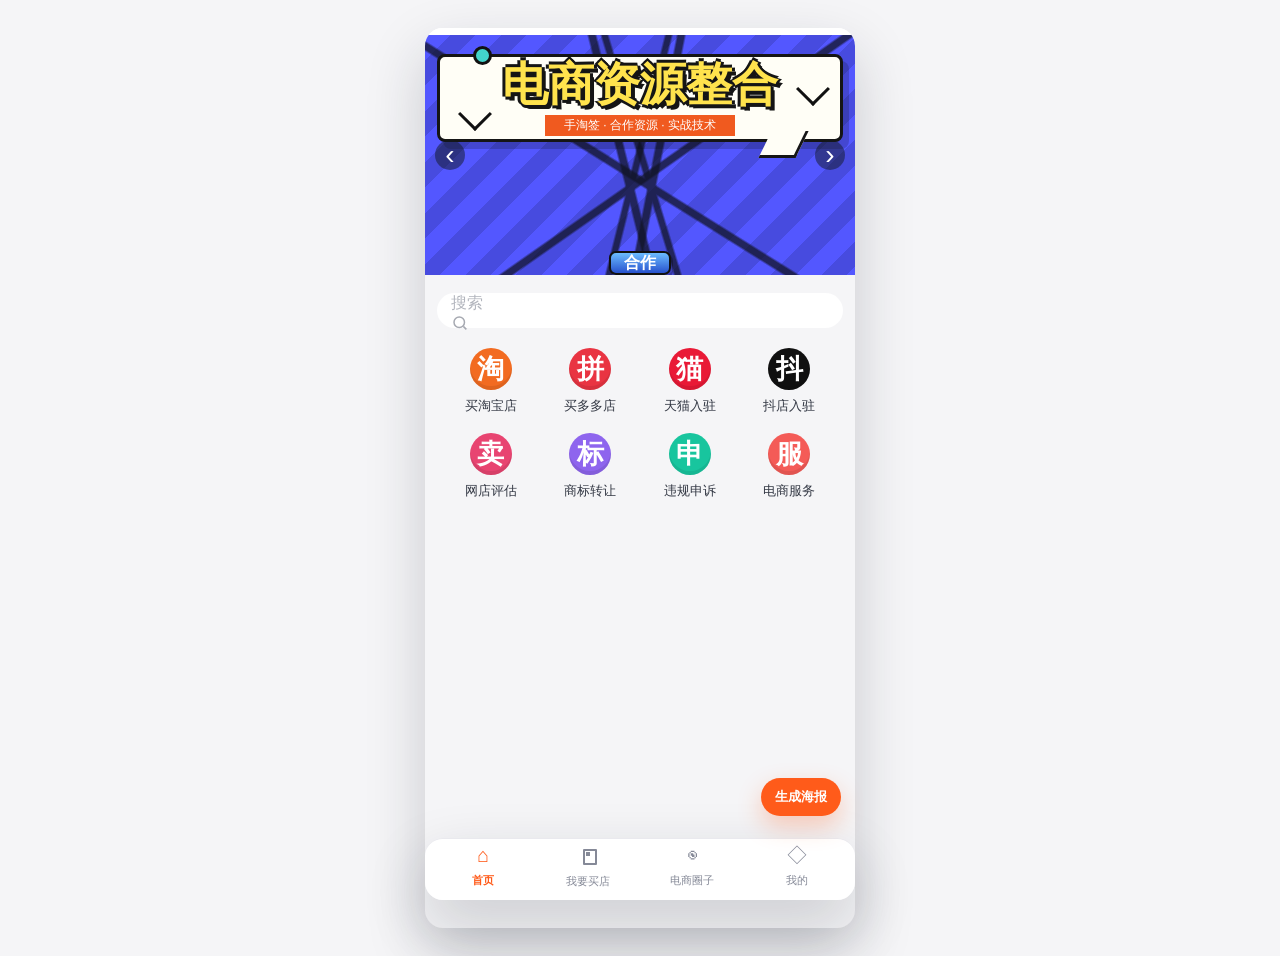
<file: outputs/index.html>
<!doctype html>
<html lang="zh-CN">
  <head>
    <meta charset="utf-8">
    <meta name="viewport" content="width=device-width, initial-scale=1, viewport-fit=cover">
    <title>&#30005;&#21830;&#36164;&#28304;&#25972;&#21512;</title>
    <meta name="description" content="贰拾肆号电商，淘宝、拼多多、天猫、抖店等电商资源服务。">
    <meta itemprop="name" content="贰拾肆号电商">
    <meta itemprop="description" content="电商资源整合服务，支持店铺资源、入驻、评估、申诉等业务咨询。">
    <meta itemprop="image" content="./assets/banner-24-01.png">
    <meta property="og:type" content="website">
    <meta property="og:title" content="贰拾肆号电商">
    <meta property="og:description" content="电商资源整合服务，支持店铺资源、入驻、评估、申诉等业务咨询。">
    <meta property="og:image" content="./assets/banner-24-01.png">
    <meta property="og:image:width" content="430">
    <meta property="og:image:height" content="240">
    <link rel="image_src" href="./assets/banner-24-01.png">
    <link rel="stylesheet" href="./styles.css?v=14">
  </head>
  <body>
    <main class="phone-shell home-shell">
      <section class="hero-wrap" aria-label="&#39318;&#39029;&#28378;&#21160;&#22270;&#29255;">
        <div class="hero-scroller" id="heroScroller"></div>
        <button class="hero-nav prev" type="button" id="heroPrev" aria-label="上一张">&#8249;</button>
        <button class="hero-nav next" type="button" id="heroNext" aria-label="下一张">&#8250;</button>
        <div class="hero-dots" id="heroDots"></div>
      </section>

      <section class="search-panel">
        <label class="search-box">
          <span>&#25628;&#32034;</span>
          <input id="searchInput" type="search" aria-label="search">
          <svg viewBox="0 0 24 24" aria-hidden="true">
            <circle cx="11" cy="11" r="7"></circle>
            <path d="m16.5 16.5 4 4"></path>
          </svg>
        </label>
      </section>

      <section class="shortcut-grid" id="shortcutGrid" aria-label="services"></section>
      <section class="home-content-list" id="homeContentList"></section>
    </main>

    <button class="share-poster-btn" type="button" id="sharePosterBtn">生成海报</button>

    <div class="share-poster-modal" id="sharePosterModal" hidden>
      <div class="share-poster-panel">
        <div class="share-poster-head">
          <strong>分享海报</strong>
          <button type="button" id="sharePosterClose" aria-label="关闭">×</button>
        </div>
        <div class="share-poster-body" id="sharePosterBody">
          <p>正在生成海报...</p>
        </div>
        <div class="share-poster-actions">
          <button type="button" id="sharePosterDownload">下载海报</button>
          <button type="button" id="sharePosterCopy">复制链接</button>
        </div>
        <p class="share-poster-tip" id="sharePosterTip">手机上可长按海报保存，再发朋友圈。</p>
      </div>
    </div>

    <nav class="tabbar" aria-label="tabs">
      <a class="active" href="./index.html">
        <span>&#8962;</span>
        &#39318;&#39029;
      </a>
      <a href="./taobao-store.html">
        <span class="buy-tab-icon"></span>
        &#25105;&#35201;&#20080;&#24215;
      </a>
      <a href="./entry-page.html?id=service">
        <span>&#9673;</span>
        &#30005;&#21830;&#22280;&#23376;
      </a>
      <a href="./my.html">
        <span>&#9671;</span>
        &#25105;&#30340;
      </a>
    </nav>

    <script src="./site-data.js"></script>
    <script src="./script.js?v=11"></script>
  </body>
</html>
</file>
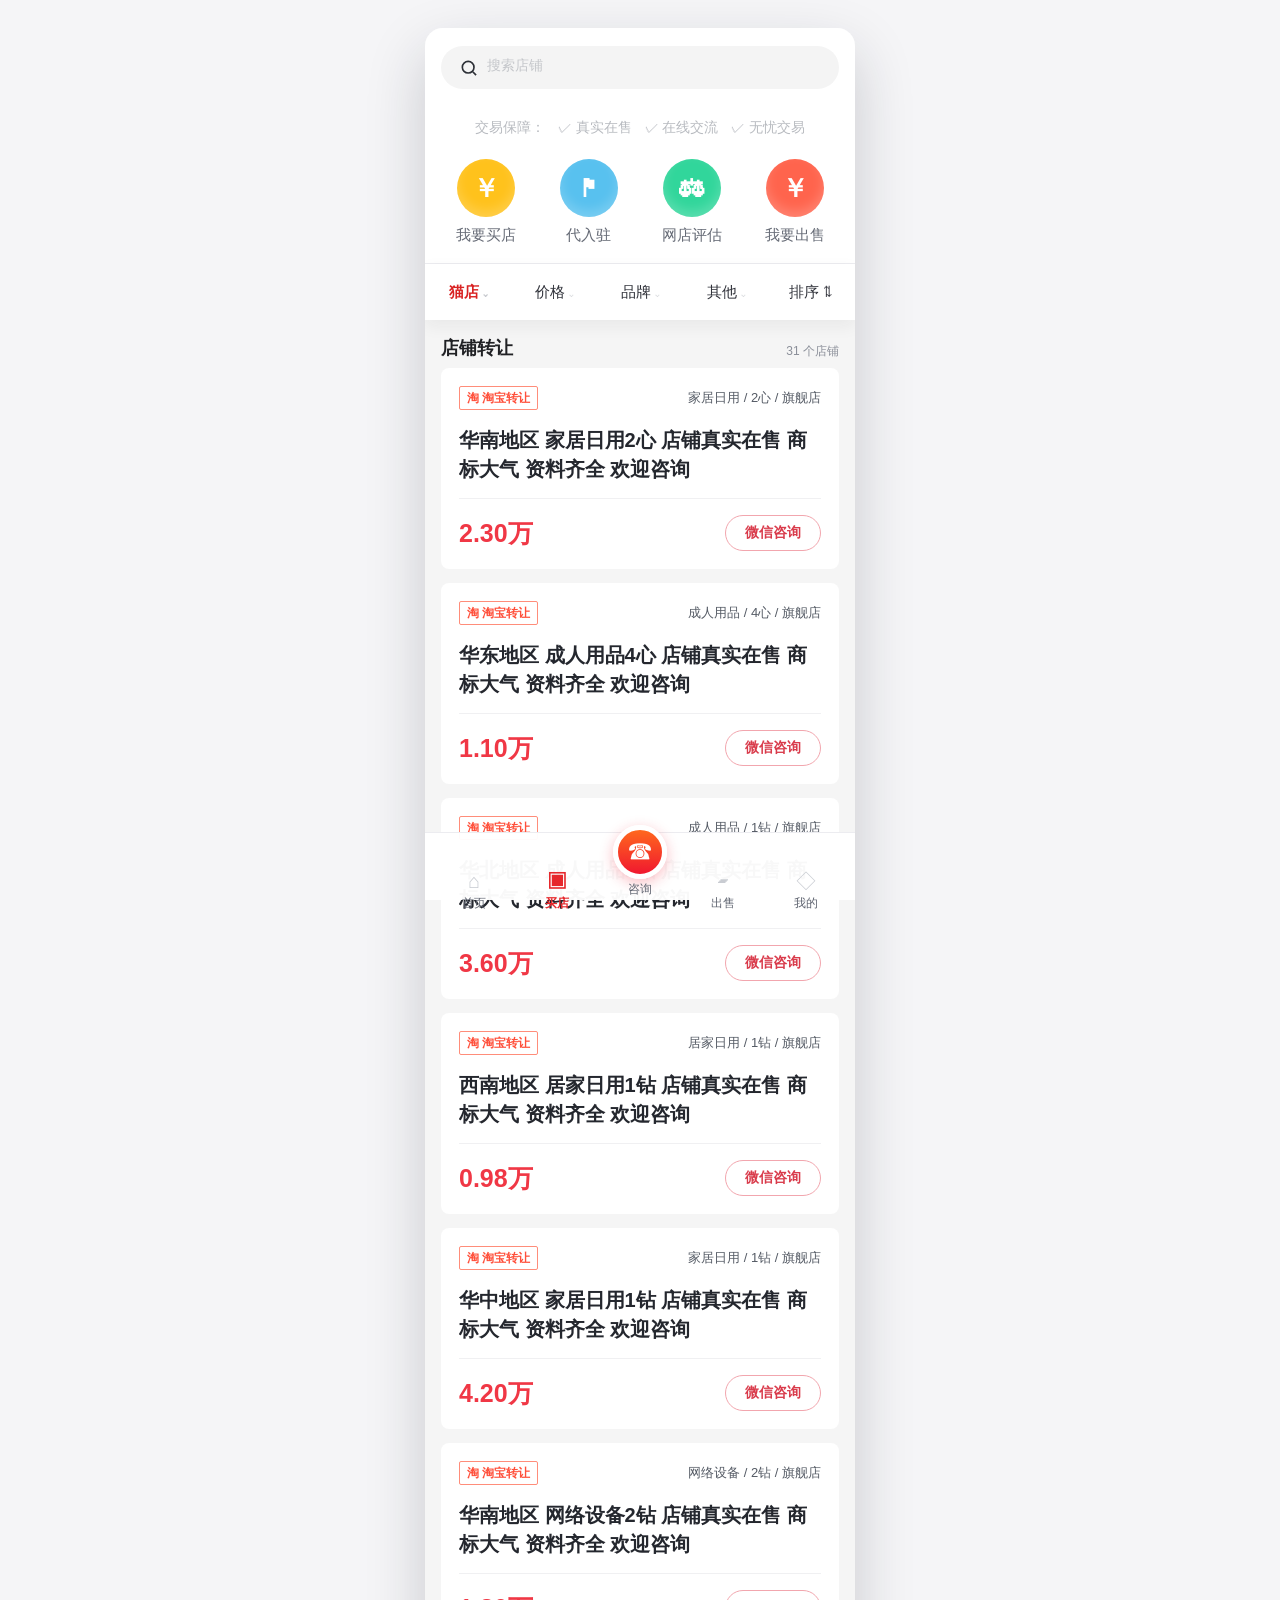
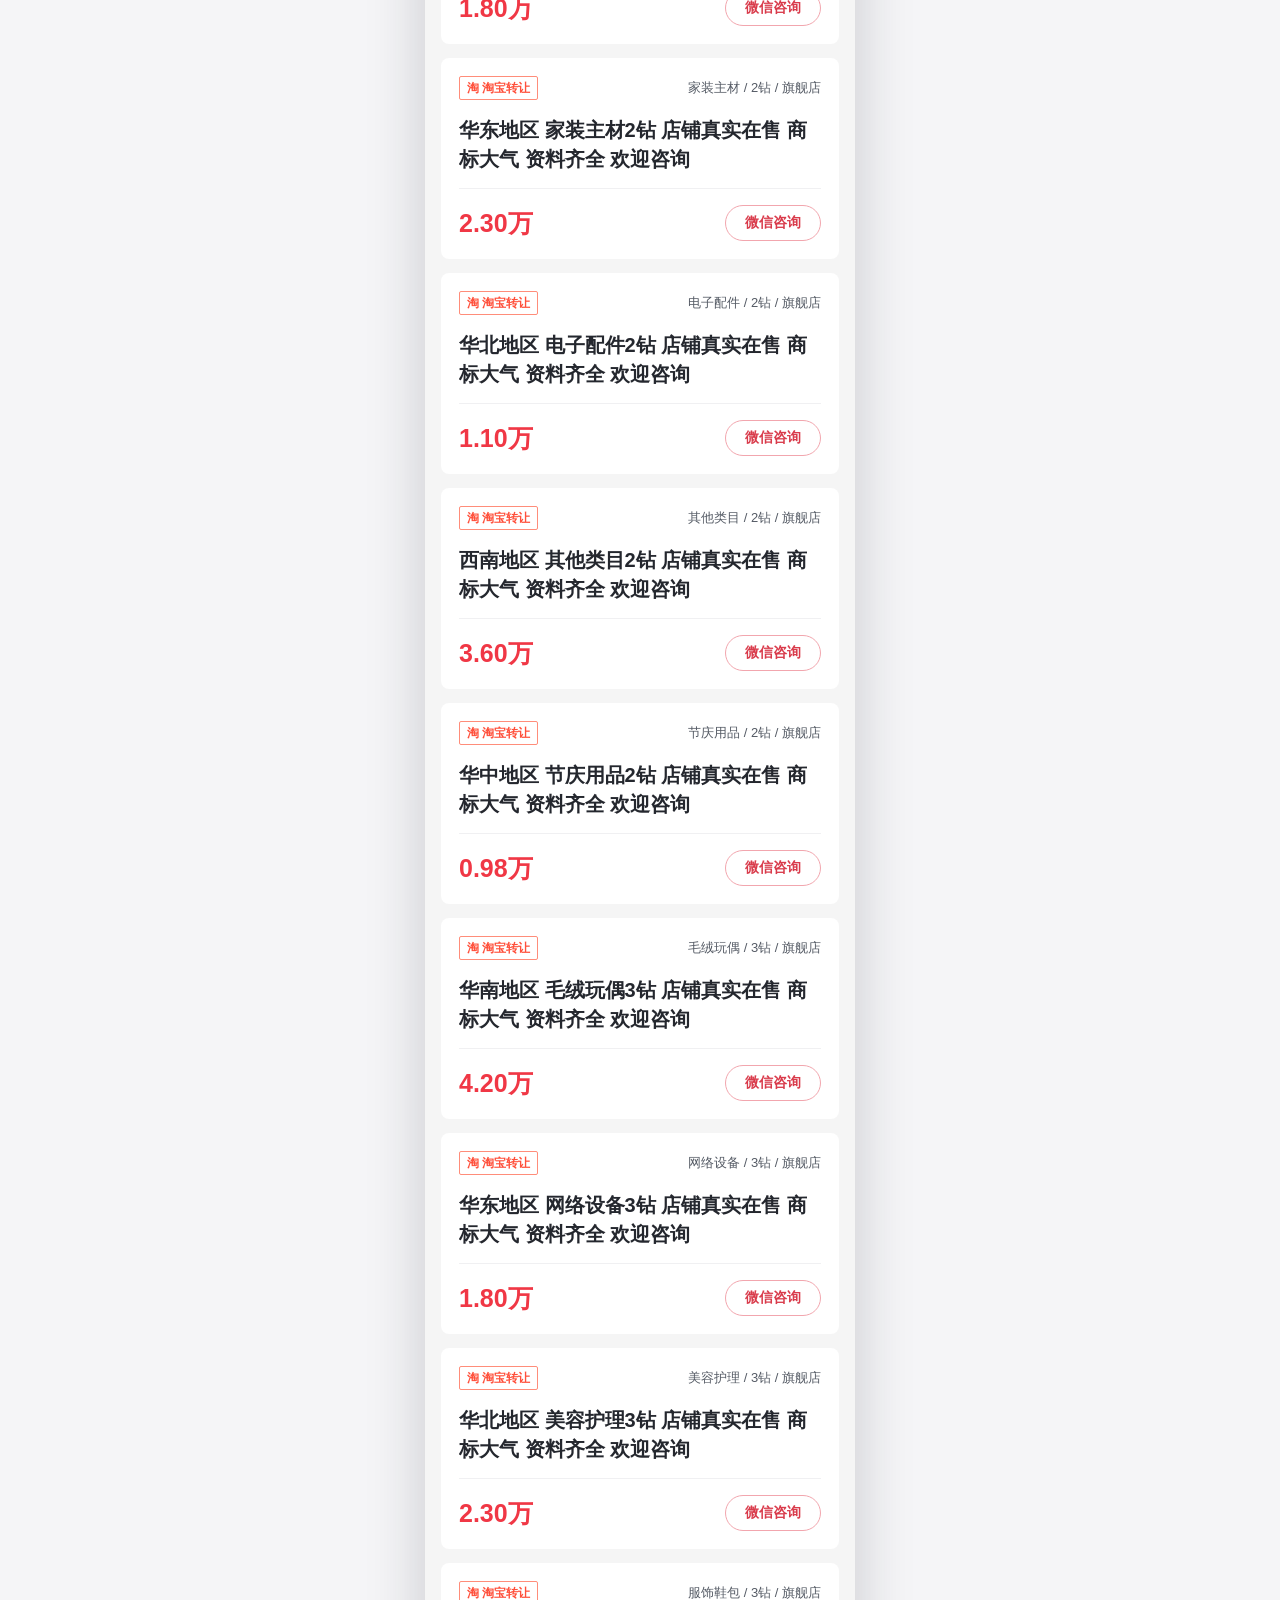
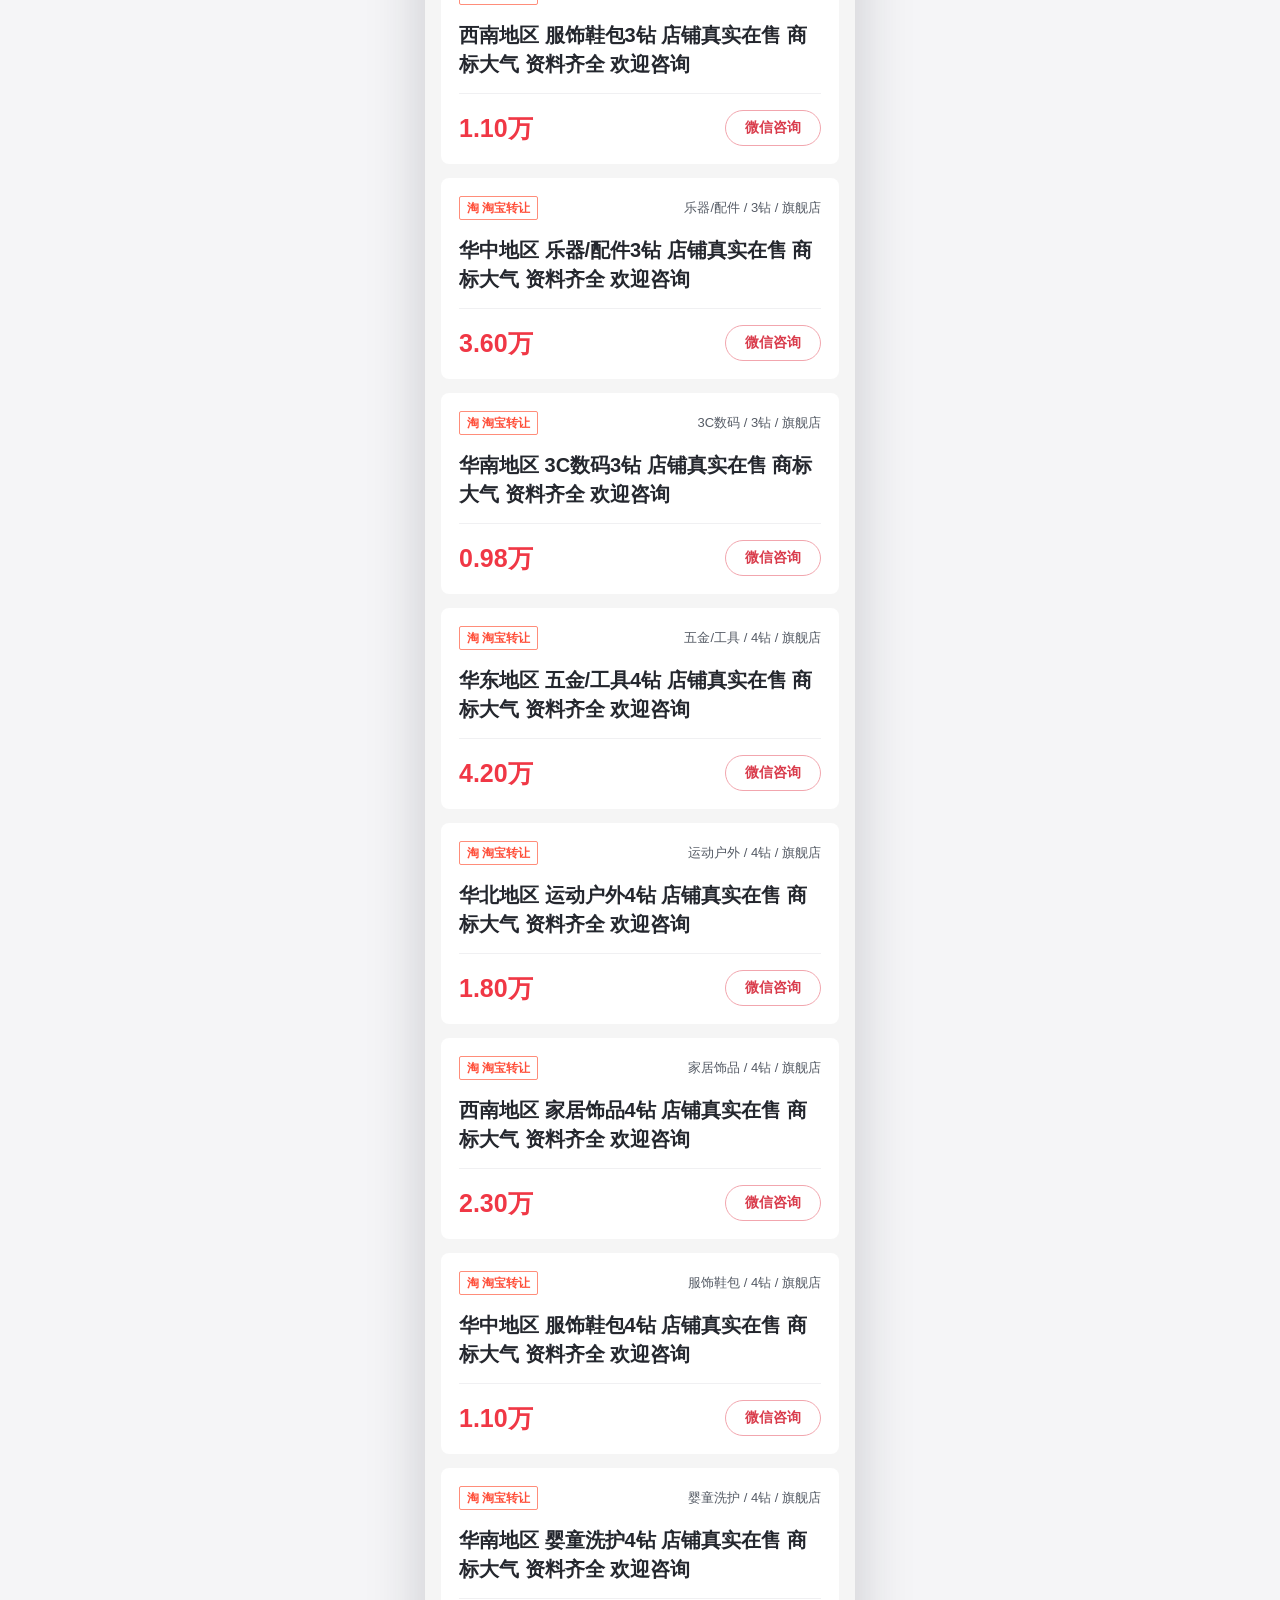
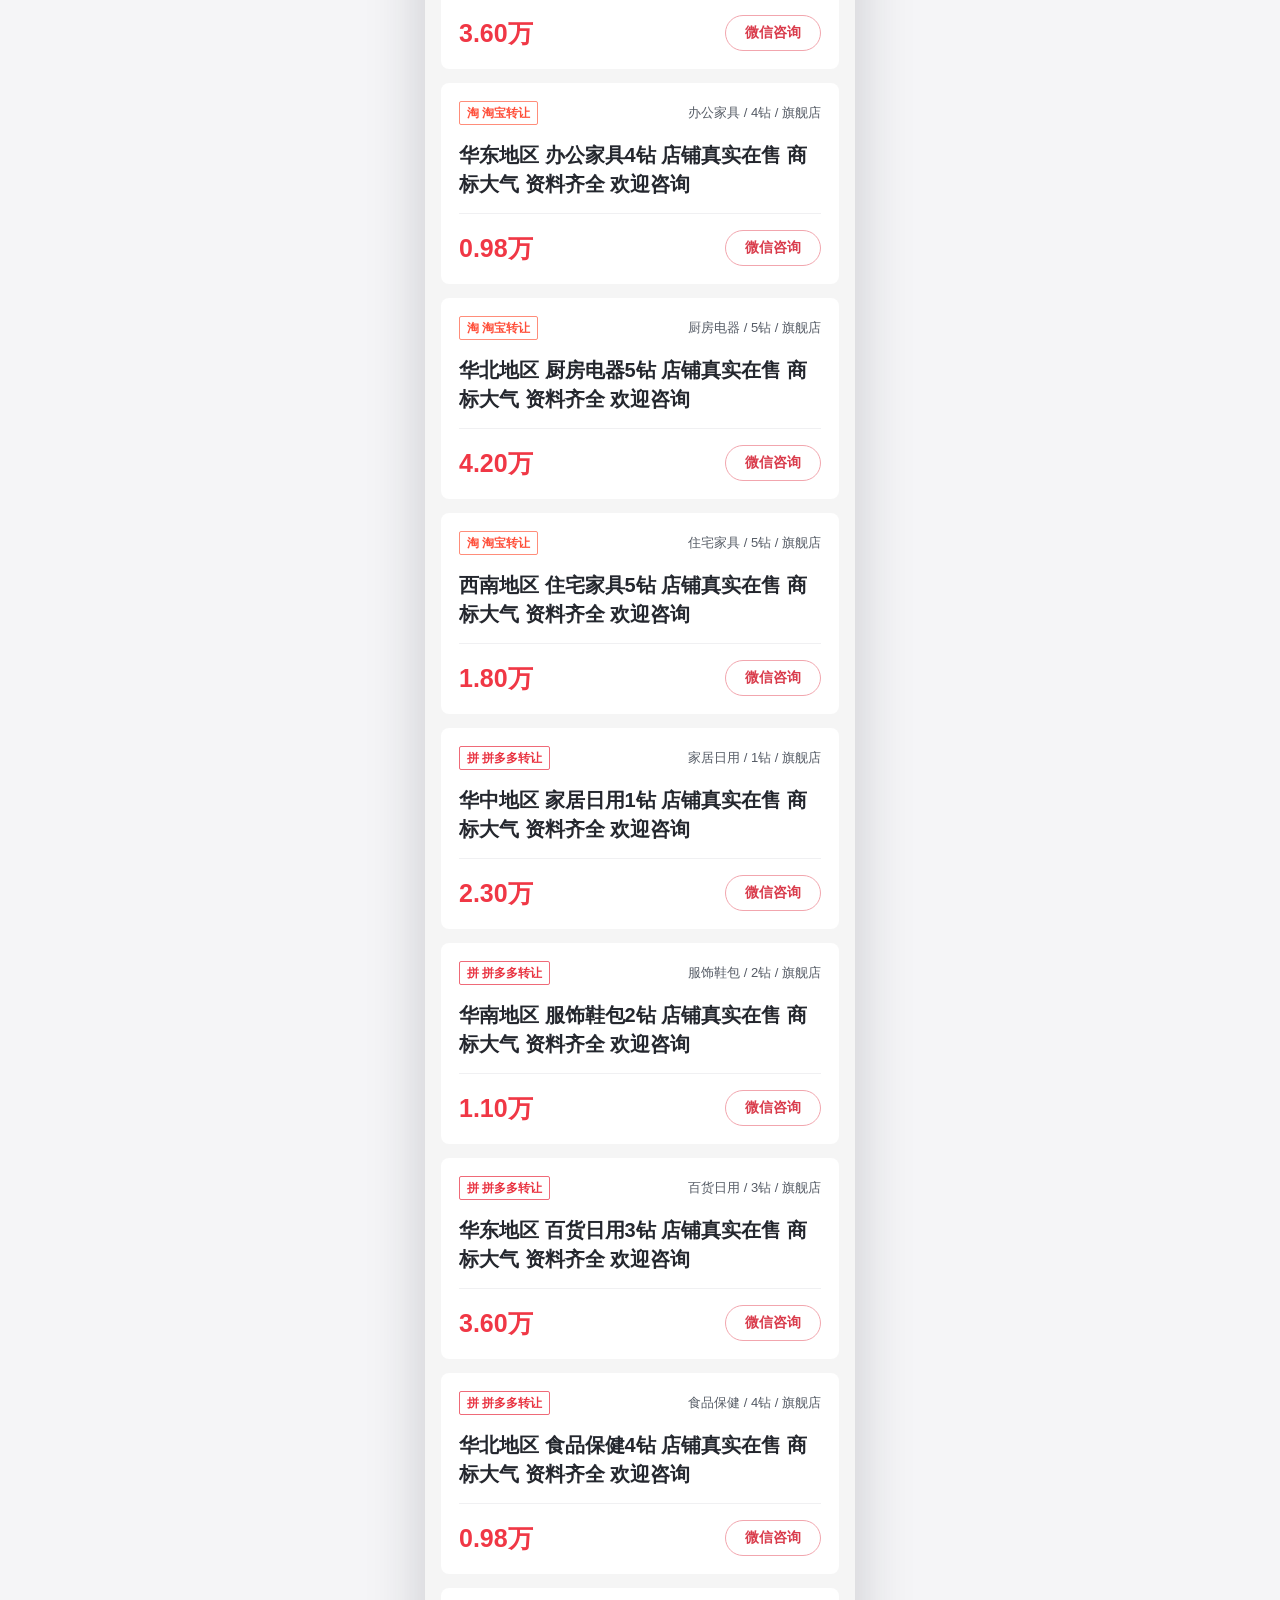
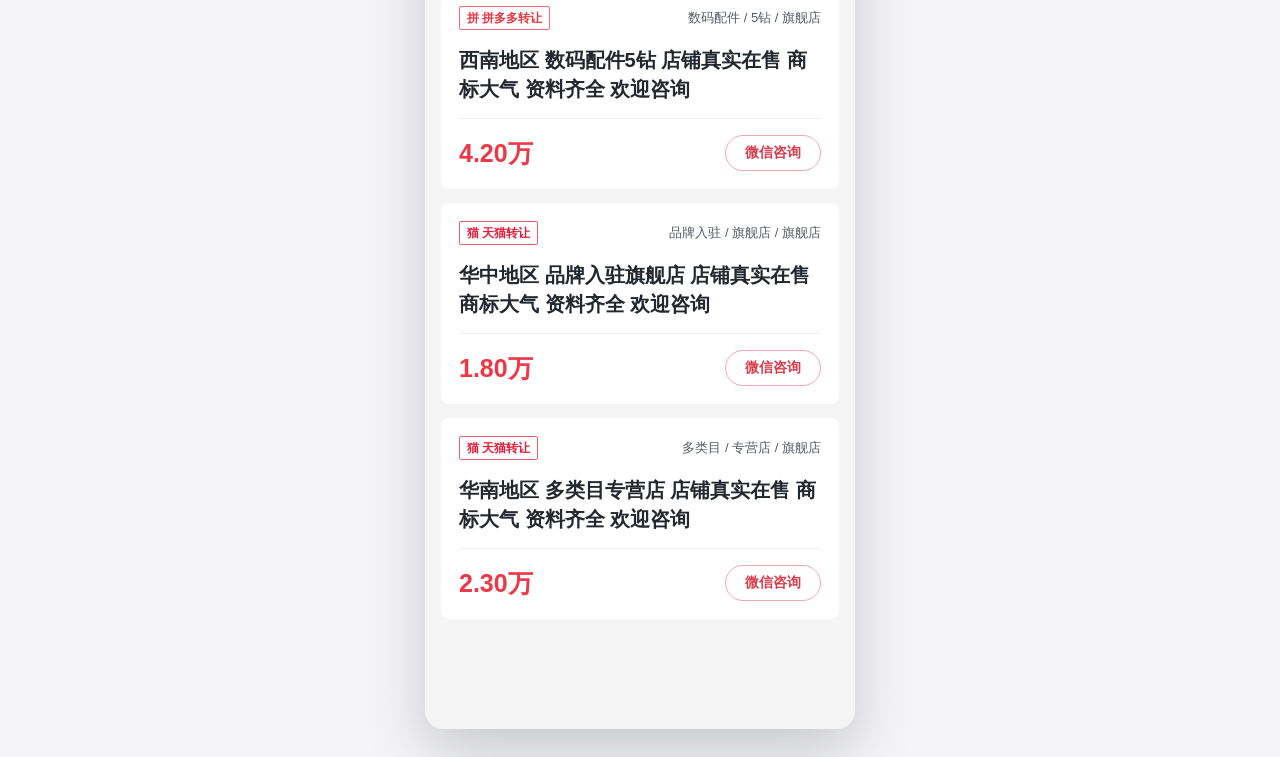
<file: outputs/buy-store.html>
<!doctype html>
<html lang="zh-CN">
  <head>
    <meta charset="utf-8">
    <meta name="viewport" content="width=device-width, initial-scale=1, viewport-fit=cover">
    <title>我要买店</title>
    <meta name="description" content="电商店铺资源列表，支持筛选淘宝、拼多多、天猫等店铺。">
    <meta itemprop="name" content="我要买店">
    <meta itemprop="description" content="优选电商店铺资源，支持按平台和类目筛选。">
    <meta itemprop="image" content="./assets/banner-24-01.png">
    <meta property="og:type" content="website">
    <meta property="og:title" content="我要买店">
    <meta property="og:description" content="优选电商店铺资源，支持按平台和类目筛选。">
    <meta property="og:image" content="./assets/banner-24-01.png">
    <meta property="og:image:width" content="430">
    <meta property="og:image:height" content="240">
    <link rel="image_src" href="./assets/banner-24-01.png">
    <link rel="stylesheet" href="./styles.css?v=5">
  </head>
  <body>
    <main class="phone-shell deal-page">
      <section class="deal-search">
        <label>
          <span>搜索店铺</span>
          <input id="buySearch" type="search" aria-label="搜索店铺">
          <svg viewBox="0 0 24 24" aria-hidden="true">
            <circle cx="11" cy="11" r="7"></circle>
            <path d="m16.5 16.5 4 4"></path>
          </svg>
        </label>
      </section>

      <section class="deal-safe">
        <span>交易保障：</span>
        <b>✓ 真实在售</b>
        <b>✓ 在线交流</b>
        <b>✓ 无忧交易</b>
      </section>

      <section class="deal-actions" aria-label="快捷入口">
        <a href="./buy-store.html" class="active"><span class="deal-icon coin">￥</span>我要买店</a>
        <a href="./entry-page.html?id=tmall"><span class="deal-icon flag">⚑</span>代入驻</a>
        <a href="./entry-page.html?id=evaluate"><span class="deal-icon scale">⚖</span>网店评估</a>
        <a href="./entry-page.html?id=service"><span class="deal-icon bag">￥</span>我要出售</a>
      </section>

      <section class="deal-filter" id="buyPlatforms">
        <button class="active" type="button" data-type="all">猫店</button>
        <button type="button" data-type="taobao">价格</button>
        <button type="button" data-type="pdd">品牌</button>
        <button type="button" data-type="tmall">其他</button>
        <button type="button" data-type="sort">排序 ⇅</button>
      </section>

      <section class="deal-list-head">
        <h1>店铺转让</h1>
        <span id="buyCount"></span>
      </section>
      <section class="deal-list" id="buyList"></section>
    </main>

    <nav class="deal-tabbar" aria-label="tabs">
      <a href="./index.html">
        <span>⌂</span>
        首页
      </a>
      <a class="active" href="./buy-store.html">
        <span>▣</span>
        买店
      </a>
      <a class="consult" href="./entry-page.html?id=service">
        <span>☎</span>
        咨询
      </a>
      <a href="./entry-page.html?id=service">
        <span>▰</span>
        出售
      </a>
      <a href="./my.html">
        <span>◇</span>
        我的
      </a>
    </nav>

    <script src="./site-data.js"></script>
    <script src="./buy-store.js"></script>
  </body>
</html>
</file>
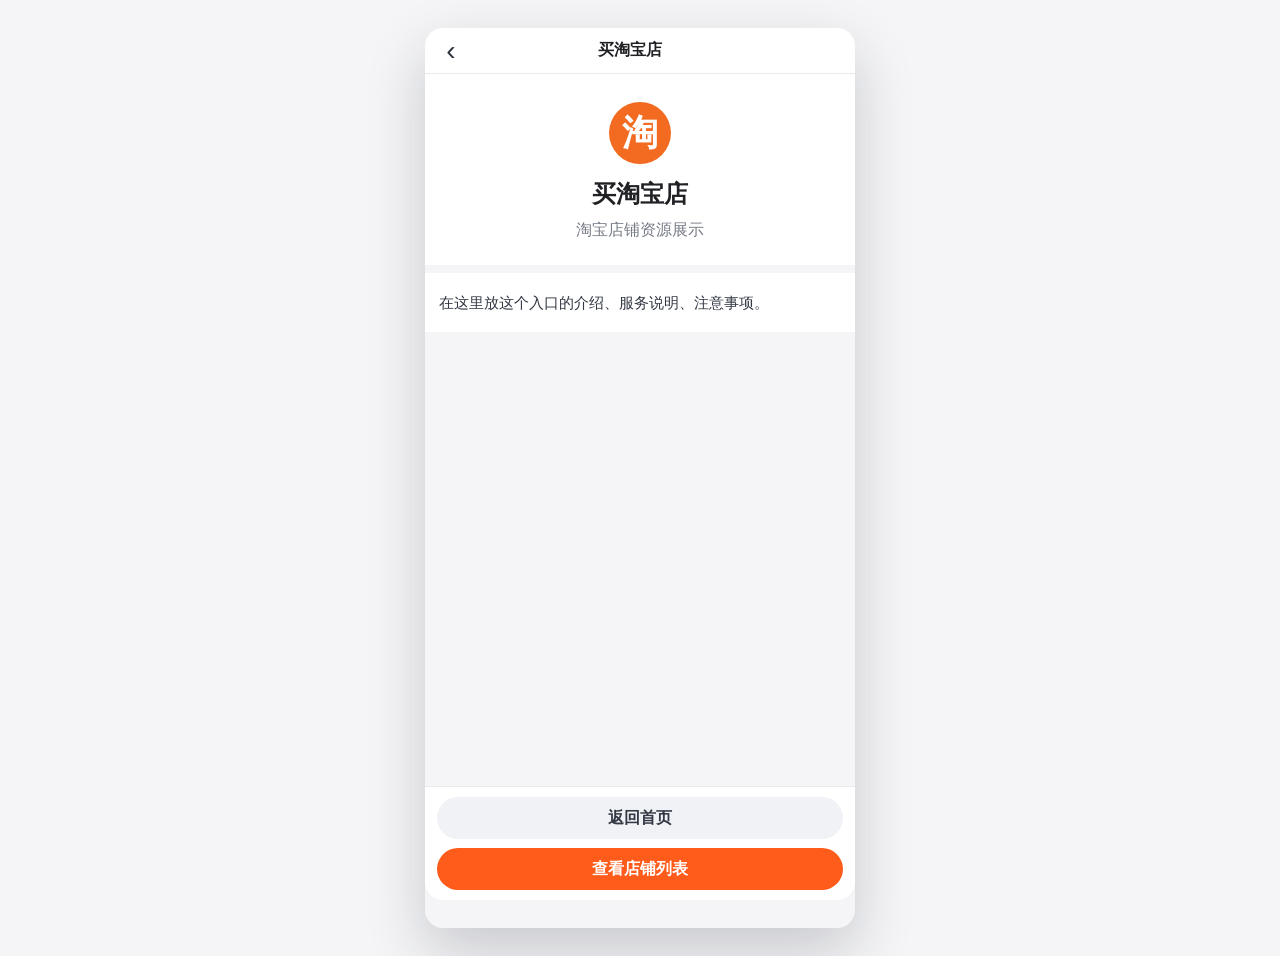
<file: outputs/entry-page.html>
<!doctype html>
<html lang="zh-CN">
  <head>
    <meta charset="utf-8">
    <meta name="viewport" content="width=device-width, initial-scale=1, viewport-fit=cover">
    <title>&#20837;&#21475;&#35814;&#24773;</title>
    <meta name="description" content="贰拾肆号电商服务详情，支持店铺资源、入驻、评估、申诉等业务咨询。">
    <meta itemprop="name" content="贰拾肆号电商服务详情">
    <meta itemprop="description" content="查看电商服务说明与咨询入口。">
    <meta itemprop="image" content="./assets/banner-24-01.png">
    <meta property="og:type" content="website">
    <meta property="og:title" content="贰拾肆号电商服务详情">
    <meta property="og:description" content="查看电商服务说明与咨询入口。">
    <meta property="og:image" content="./assets/banner-24-01.png">
    <meta property="og:image:width" content="430">
    <meta property="og:image:height" content="240">
    <link rel="image_src" href="./assets/banner-24-01.png">
    <link rel="stylesheet" href="./styles.css">
  </head>
  <body>
    <main class="phone-shell entry-shell">
      <header class="detail-topbar">
        <a href="./index.html" aria-label="back">&#8249;</a>
        <strong id="entryNavTitle">&#35814;&#24773;</strong>
        <span></span>
      </header>

      <section class="entry-hero">
        <div class="entry-icon" id="entryIcon"></div>
        <h1 id="entryTitle"></h1>
        <p id="entrySubtitle"></p>
      </section>

      <section class="entry-image-wrap" id="entryImageWrap">
        <img id="entryImage" alt="">
      </section>

      <section class="entry-content">
        <p id="entryBody"></p>
      </section>
    </main>

    <nav class="detail-cta">
      <a href="./index.html">&#36820;&#22238;&#39318;&#39029;</a>
      <a class="primary" id="entryButton" href="#">&#26597;&#30475;&#35814;&#24773;</a>
    </nav>

    <script src="./site-data.js"></script>
    <script src="./entry-page.js"></script>
  </body>
</html>
</file>
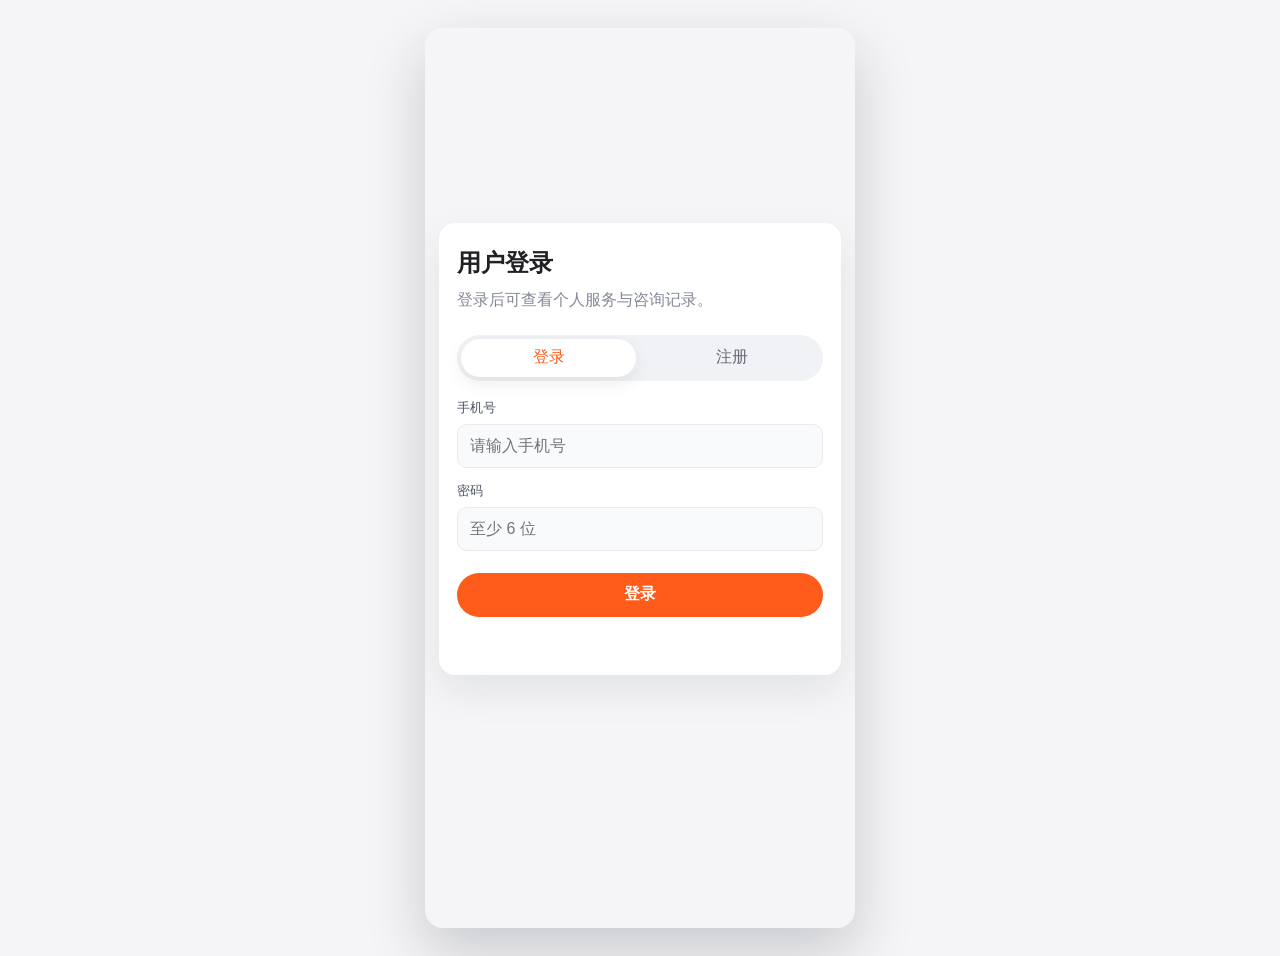
<file: outputs/login.html>
<!doctype html>
<html lang="zh-CN">
  <head>
    <meta charset="utf-8">
    <meta name="viewport" content="width=device-width, initial-scale=1, viewport-fit=cover">
    <title>&#29992;&#25143;&#30331;&#24405;</title>
    <link rel="stylesheet" href="./styles.css?v=18">
  </head>
  <body>
    <main class="phone-shell login-page">
      <section class="login-card">
        <h1 id="loginTitle">&#29992;&#25143;&#30331;&#24405;</h1>
        <p id="loginDesc">&#30331;&#24405;&#21518;&#21487;&#26597;&#30475;&#20010;&#20154;&#26381;&#21153;&#19982;&#21672;&#35810;&#35760;&#24405;&#12290;</p>

        <div class="login-tabs" role="tablist">
          <button class="active" id="loginTab" type="button">&#30331;&#24405;</button>
          <button id="registerTab" type="button">&#27880;&#20876;</button>
        </div>

        <label>
          <span>&#25163;&#26426;&#21495;</span>
          <input id="accountInput" type="tel" inputmode="numeric" autocomplete="tel" maxlength="11" pattern="1[3-9][0-9]{9}" placeholder="&#35831;&#36755;&#20837;&#25163;&#26426;&#21495;">
        </label>
        <label>
          <span>&#23494;&#30721;</span>
          <input id="passwordInput" type="password" autocomplete="current-password" placeholder="&#33267;&#23569; 6 &#20301;">
        </label>
        <label class="register-only" hidden>
          <span>&#30830;&#35748;&#23494;&#30721;</span>
          <input id="confirmPasswordInput" type="password" autocomplete="new-password" placeholder="&#20877;&#36755;&#20837;&#19968;&#27425;&#23494;&#30721;">
        </label>

        <button id="submitBtn" type="button">&#30331;&#24405;</button>
        <div id="loginMessage" class="login-message"></div>
      </section>
    </main>
    <script src="./login.js?v=6"></script>
  </body>
</html>
</file>
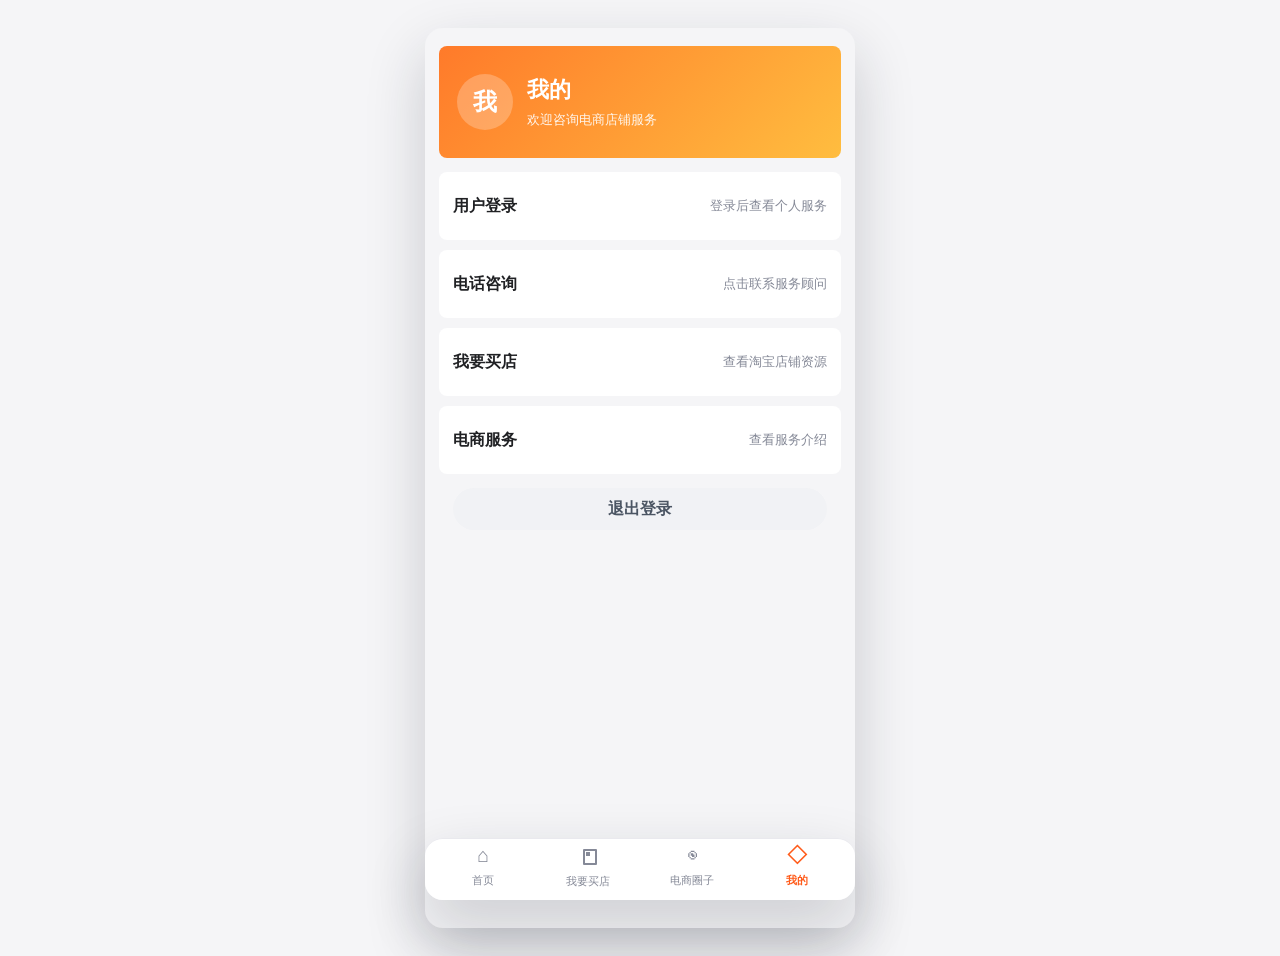
<file: outputs/my.html>
<!doctype html>
<html lang="zh-CN">
  <head>
    <meta charset="utf-8">
    <meta name="viewport" content="width=device-width, initial-scale=1, viewport-fit=cover">
    <title>我的</title>
    <link rel="stylesheet" href="./styles.css?v=15">
  </head>
  <body>
    <main class="phone-shell user-page">
      <header class="user-head">
        <div class="user-avatar" id="userAvatar">我</div>
        <div>
          <h1 id="userName">我的</h1>
          <p id="userDesc">欢迎咨询电商店铺服务</p>
        </div>
      </header>

      <section class="user-panel">
        <a id="loginLink" href="./login.html">
          <strong>用户登录</strong>
          <span>登录后查看个人服务</span>
        </a>
        <a id="consultLink" href="tel:18820286825">
          <strong id="consultTitle">电话咨询</strong>
          <span id="consultText">点击联系服务顾问</span>
        </a>
        <a href="./taobao-store.html">
          <strong>我要买店</strong>
          <span>查看淘宝店铺资源</span>
        </a>
        <a href="./entry-page.html?id=service">
          <strong>电商服务</strong>
          <span>查看服务介绍</span>
        </a>
      </section>
      <button class="logout-btn" id="logoutBtn" type="button" hidden>退出登录</button>
    </main>

    <nav class="tabbar" aria-label="tabs">
      <a href="./index.html">
        <span>&#8962;</span>
        首页
      </a>
      <a href="./taobao-store.html">
        <span class="buy-tab-icon"></span>
        我要买店
      </a>
      <a href="./entry-page.html?id=service">
        <span>&#9673;</span>
        电商圈子
      </a>
      <a class="active" href="./my.html">
        <span>&#9671;</span>
        我的
      </a>
    </nav>
    <script src="./site-data.js"></script>
    <script src="./my.js?v=3"></script>
  </body>
</html>
</file>
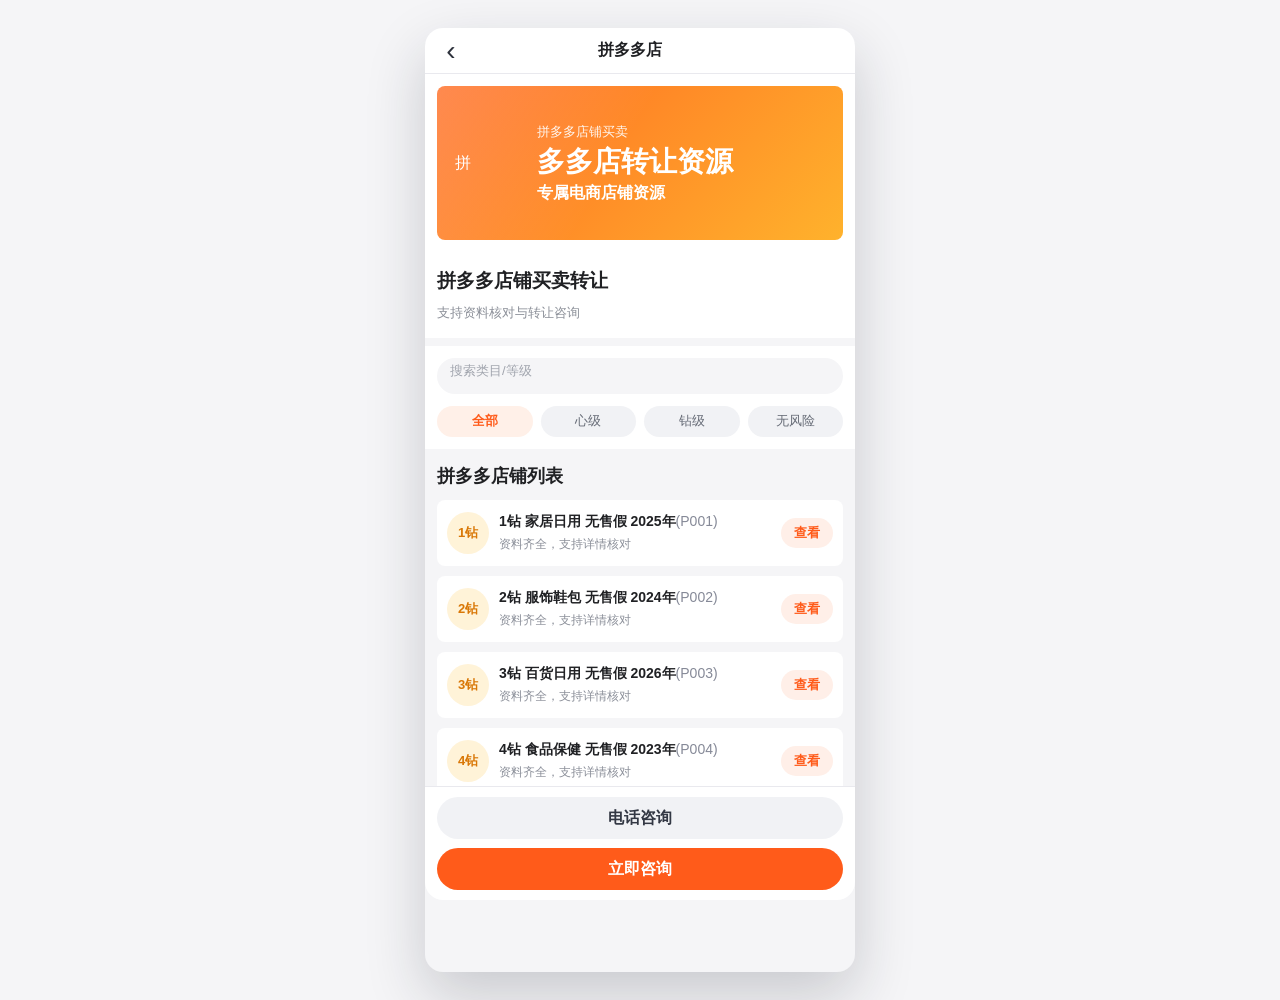
<file: outputs/pdd-store.html>
<!doctype html>
<html lang="zh-CN">
  <head>
    <meta charset="utf-8">
    <meta name="viewport" content="width=device-width, initial-scale=1, viewport-fit=cover">
    <title>&#25340;&#22810;&#22810;&#24215;&#38138;&#20080;&#21334;&#36716;&#35753;</title>
    <meta name="description" content="拼多多店铺买卖转让资源，支持查看店铺列表和详情。">
    <meta itemprop="name" content="拼多多店铺买卖转让">
    <meta itemprop="description" content="拼多多店铺资源展示，支持店铺详情查看与电话咨询。">
    <meta itemprop="image" content="./assets/banner-24-01.png">
    <meta property="og:type" content="website">
    <meta property="og:title" content="拼多多店铺买卖转让">
    <meta property="og:description" content="拼多多店铺资源展示，支持店铺详情查看与电话咨询。">
    <meta property="og:image" content="./assets/banner-24-01.png">
    <meta property="og:image:width" content="430">
    <meta property="og:image:height" content="240">
    <link rel="image_src" href="./assets/banner-24-01.png">
    <link rel="stylesheet" href="./styles.css">
  </head>
  <body>
    <main class="phone-shell detail-shell">
      <header class="detail-topbar">
        <a href="./index.html" aria-label="back">&#8249;</a>
        <strong>&#25340;&#22810;&#22810;&#24215;</strong>
        <span></span>
      </header>

      <section class="detail-cover">
        <div class="cover-card pdd-cover">
          <div class="pdd-mark">&#25340;</div>
          <div>
            <span>&#25340;&#22810;&#22810;&#24215;&#38138;&#20080;&#21334;</span>
            <h1>&#22810;&#22810;&#24215;&#36716;&#35753;&#36164;&#28304;</h1>
            <p>&#19987;&#23646;&#30005;&#21830;&#24215;&#38138;&#36164;&#28304;</p>
          </div>
        </div>
      </section>

      <section class="detail-title">
        <h2>&#25340;&#22810;&#22810;&#24215;&#38138;&#20080;&#21334;&#36716;&#35753;</h2>
        <p>&#25903;&#25345;&#36164;&#26009;&#26680;&#23545;&#19982;&#36716;&#35753;&#21672;&#35810;</p>
      </section>

      <section class="store-tools">
        <label class="filter-input">
          <span>&#25628;&#32034;&#31867;&#30446;/&#31561;&#32423;</span>
          <input id="storeSearch" type="search" aria-label="store search" placeholder="">
        </label>
        <div class="filter-row" id="rankFilters">
          <button class="active" type="button" data-rank="all">&#20840;&#37096;</button>
          <button type="button" data-rank="heart">&#24515;&#32423;</button>
          <button type="button" data-rank="diamond">&#38075;&#32423;</button>
          <button type="button" data-rank="clean">&#26080;&#39118;&#38505;</button>
        </div>
      </section>

      <section class="store-section">
        <h2>&#25340;&#22810;&#22810;&#24215;&#38138;&#21015;&#34920;</h2>
        <div class="store-list" id="storeList"></div>
      </section>
    </main>

    <nav class="detail-cta">
      <a id="detailConsultLink" href="tel:18820286825">&#30005;&#35805;&#21672;&#35810;</a>
      <a id="detailConsultPrimaryLink" class="primary" href="tel:18820286825">&#31435;&#21363;&#21672;&#35810;</a>
    </nav>

    <div class="store-modal" id="storeModal" aria-hidden="true">
      <div class="store-modal-panel" role="dialog" aria-modal="true" aria-labelledby="storeModalTitle">
        <button class="modal-close" type="button" id="modalClose" aria-label="close">&#215;</button>
        <div id="storeModalBody"></div>
      </div>
    </div>

    <script src="./site-data.js"></script>
    <script src="./pdd-store.js?v=2"></script>
  </body>
</html>
</file>
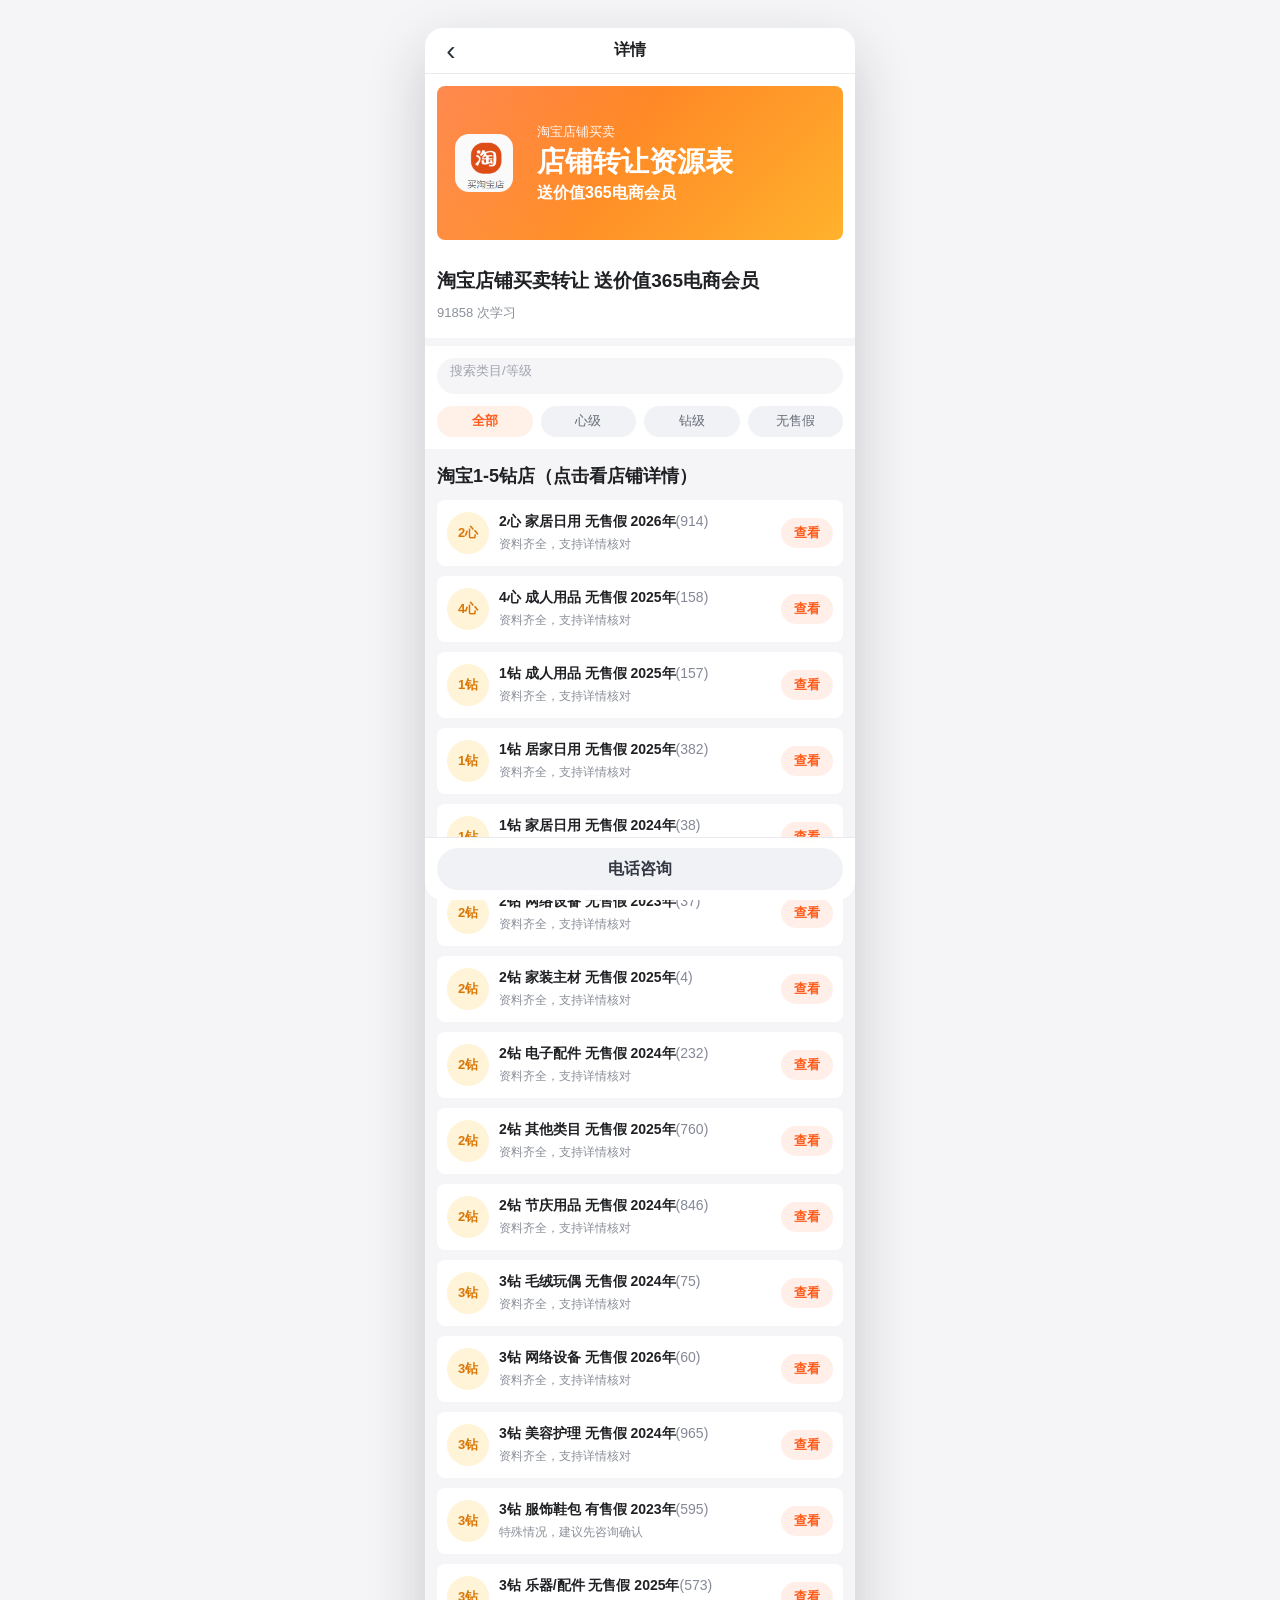
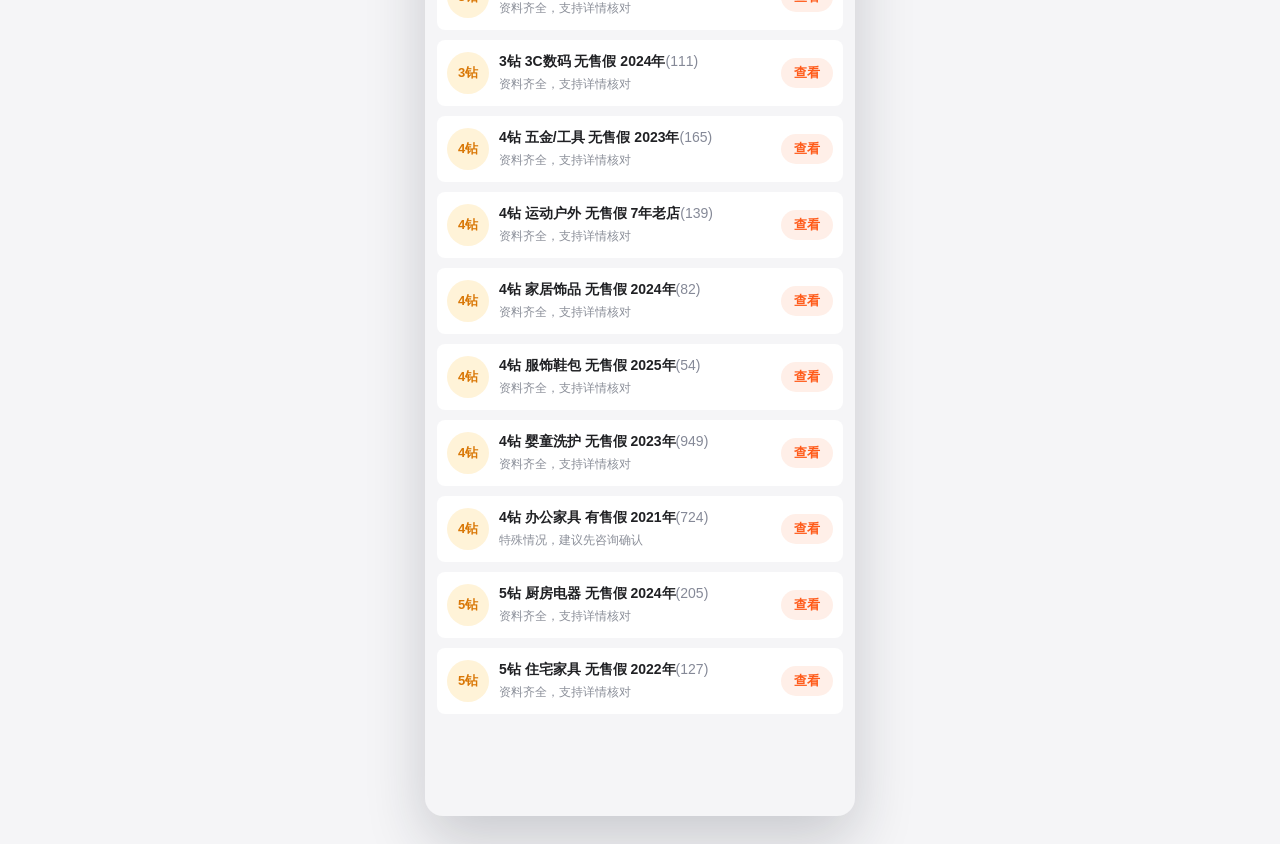
<file: outputs/taobao-store.html>
<!doctype html>
<html lang="zh-CN">
  <head>
    <meta charset="utf-8">
    <meta name="viewport" content="width=device-width, initial-scale=1, viewport-fit=cover">
    <title>&#28120;&#23453;&#24215;&#38138;&#20080;&#21334;&#36716;&#35753;</title>
    <meta name="description" content="淘宝店铺买卖转让资源表，支持按类目和等级查看店铺。">
    <meta itemprop="name" content="淘宝店铺买卖转让">
    <meta itemprop="description" content="淘宝店铺资源展示，支持店铺详情查看与电话咨询。">
    <meta itemprop="image" content="./assets/taobao-store.png">
    <meta property="og:type" content="website">
    <meta property="og:title" content="淘宝店铺买卖转让">
    <meta property="og:description" content="淘宝店铺资源展示，支持店铺详情查看与电话咨询。">
    <meta property="og:image" content="./assets/taobao-store.png">
    <meta property="og:image:width" content="96">
    <meta property="og:image:height" content="95">
    <link rel="image_src" href="./assets/taobao-store.png">
    <link rel="stylesheet" href="./styles.css">
  </head>
  <body>
    <main class="phone-shell detail-shell">
      <header class="detail-topbar">
        <a href="./index.html" aria-label="back">&#8249;</a>
        <strong>&#35814;&#24773;</strong>
        <span aria-hidden="true"></span>
      </header>

      <section class="detail-cover">
        <div class="cover-card">
          <img src="./assets/taobao-store.png" alt="">
          <div>
            <span>&#28120;&#23453;&#24215;&#38138;&#20080;&#21334;</span>
            <h1>&#24215;&#38138;&#36716;&#35753;&#36164;&#28304;&#34920;</h1>
            <p>&#36865;&#20215;&#20540;365&#30005;&#21830;&#20250;&#21592;</p>
          </div>
        </div>
      </section>

      <section class="detail-title">
        <h2>&#28120;&#23453;&#24215;&#38138;&#20080;&#21334;&#36716;&#35753; &#36865;&#20215;&#20540;365&#30005;&#21830;&#20250;&#21592;</h2>
        <p>91858 &#27425;&#23398;&#20064;</p>
      </section>

      <section class="store-tools">
        <label class="filter-input">
          <span>&#25628;&#32034;&#31867;&#30446;/&#31561;&#32423;</span>
          <input id="storeSearch" type="search" aria-label="store search" placeholder="">
        </label>
        <div class="filter-row" id="rankFilters">
          <button class="active" type="button" data-rank="all">&#20840;&#37096;</button>
          <button type="button" data-rank="heart">&#24515;&#32423;</button>
          <button type="button" data-rank="diamond">&#38075;&#32423;</button>
          <button type="button" data-rank="clean">&#26080;&#21806;&#20551;</button>
        </div>
      </section>

      <section class="store-section">
        <h2>&#28120;&#23453;1-5&#38075;&#24215;&#65288;&#28857;&#20987;&#30475;&#24215;&#38138;&#35814;&#24773;&#65289;</h2>
        <div class="store-list" id="storeList"></div>
      </section>
    </main>

    <nav class="detail-cta">
      <a id="detailConsultLink" href="tel:18820286825">&#30005;&#35805;&#21672;&#35810;</a>
    </nav>

    <div class="store-modal" id="storeModal" aria-hidden="true">
      <div class="store-modal-panel" role="dialog" aria-modal="true" aria-labelledby="storeModalTitle">
        <button class="modal-close" type="button" id="modalClose" aria-label="close">&#215;</button>
        <div id="storeModalBody"></div>
      </div>
    </div>

    <script src="./site-data.js"></script>
    <script src="./taobao-store.js?v=2"></script>
  </body>
</html>
</file>
<file: outputs/styles.css>
:root {
  --bg: #f5f5f7;
  --text: #202124;
  --muted: #858997;
  --line: #e9e9ee;
  --accent: #ff5b1a;
  --blue: #5054ff;
  --cyan: #42d3cb;
  --radius: 8px;
  --hero-height: 128px;
}

* {
  box-sizing: border-box;
}

html {
  background: #dfe2e8;
}

body {
  margin: 0;
  min-height: 100vh;
  background: var(--bg);
  color: var(--text);
  font-family: -apple-system, BlinkMacSystemFont, "Segoe UI", "PingFang SC", "Microsoft YaHei", sans-serif;
}

button,
input {
  font: inherit;
}

button {
  border: 0;
  cursor: pointer;
}

a {
  text-decoration: none;
}

.phone-shell {
  width: min(100%, 430px);
  min-height: 100vh;
  margin: 0 auto;
  padding-bottom: 82px;
  background: var(--bg);
  overflow: hidden;
}

.home-shell {
  min-height: 100vh;
}

.home-content-list {
  display: grid;
  gap: 12px;
  padding: 8px 12px 96px;
}

.home-content-card {
  overflow: hidden;
  border-radius: var(--radius);
  background: #fff;
}

.home-content-card > img {
  display: block;
  width: 100%;
  height: auto;
}

.home-content-inner {
  padding: 14px;
}

.home-content-card h2 {
  margin: 0;
  color: #202124;
  font-size: 18px;
}

.home-content-card p {
  margin: 8px 0 0;
  color: #626874;
  font-size: 14px;
  line-height: 1.7;
}

.home-content-body {
  margin-top: 8px;
  color: #626874;
  font-size: 14px;
  line-height: 1.7;
}

.home-content-body img {
  display: block;
  width: 100%;
  max-width: 100%;
  height: auto;
  margin: 8px 0;
  border-radius: 7px;
  object-fit: contain;
}

.home-content-card a {
  display: inline-grid;
  place-items: center;
  min-width: 96px;
  height: 34px;
  margin-top: 12px;
  padding: 0 16px;
  border-radius: 18px;
  background: var(--accent);
  color: #fff;
  font-size: 13px;
  font-weight: 700;
}

.share-poster-btn {
  position: fixed;
  right: max(14px, calc((100vw - 430px) / 2 + 14px));
  bottom: calc(84px + env(safe-area-inset-bottom));
  z-index: 20;
  height: 38px;
  padding: 0 14px;
  border-radius: 19px;
  background: var(--accent);
  color: #fff;
  box-shadow: 0 10px 24px rgba(255, 91, 26, .28);
  font-size: 13px;
  font-weight: 800;
}

.share-poster-modal {
  position: fixed;
  inset: 0;
  z-index: 60;
  display: grid;
  place-items: center;
  padding: 18px;
  background: rgba(15, 23, 42, .58);
}

.share-poster-modal[hidden] {
  display: none;
}

.share-poster-panel {
  width: min(100%, 390px);
  max-height: calc(100vh - 36px);
  overflow: auto;
  border-radius: 16px;
  background: #fff;
  box-shadow: 0 20px 52px rgba(15, 23, 42, .22);
}

.share-poster-head {
  display: flex;
  align-items: center;
  justify-content: space-between;
  padding: 14px 16px;
  border-bottom: 1px solid var(--line);
}

.share-poster-head strong {
  font-size: 17px;
}

.share-poster-head button {
  width: 30px;
  height: 30px;
  border-radius: 50%;
  background: #f1f2f5;
  color: #4b5563;
  font-size: 22px;
  line-height: 1;
}

.share-poster-body {
  padding: 14px;
  text-align: center;
}

.share-poster-body canvas,
.share-poster-body img {
  display: block;
  width: 100%;
  height: auto;
  border-radius: 12px;
  background: #fff;
  box-shadow: 0 10px 26px rgba(15, 23, 42, .12);
}

.share-poster-body p {
  margin: 18px 0;
  color: var(--muted);
  font-size: 14px;
}

.share-poster-actions {
  display: grid;
  grid-template-columns: 1fr 1fr;
  gap: 10px;
  padding: 0 14px 12px;
}

.share-poster-actions button {
  height: 40px;
  border-radius: 20px;
  background: #f1f2f5;
  color: #202124;
  font-weight: 800;
}

.share-poster-actions button:first-child {
  background: var(--accent);
  color: #fff;
}

.share-poster-tip {
  margin: 0;
  padding: 0 14px 16px;
  color: #858997;
  font-size: 12px;
  line-height: 1.6;
  text-align: center;
}

.hero-wrap {
  position: relative;
  background: #fff;
}

.hero-scroller {
  display: grid;
  grid-auto-flow: column;
  grid-auto-columns: 100%;
  gap: 10px;
  padding: 7px 0 0;
  overflow-x: auto;
  overflow-y: hidden;
  scroll-snap-type: x mandatory;
  scrollbar-width: none;
  background: #fff;
  cursor: grab;
  user-select: none;
  touch-action: pan-y;
}

.hero-scroller.dragging {
  cursor: grabbing;
  scroll-snap-type: none;
}

.hero-scroller::-webkit-scrollbar {
  display: none;
}

.hero-slide {
  position: relative;
  display: block;
  width: 100%;
  height: var(--hero-height);
  scroll-snap-align: start;
  overflow: hidden;
  background: #f1f2f5;
  isolation: isolate;
  -webkit-user-drag: none;
}

.hero-slide img {
  display: block;
  width: 100%;
  height: 100%;
  object-fit: cover;
  pointer-events: none;
}

.hero-nav {
  position: absolute;
  top: calc(7px + var(--hero-height) / 2);
  z-index: 3;
  display: grid;
  place-items: center;
  width: 30px;
  height: 30px;
  border: 0;
  border-radius: 50%;
  background: rgba(18, 24, 36, .5);
  color: #fff;
  font-size: 28px;
  line-height: 1;
  transform: translateY(-50%);
}

.hero-nav.prev {
  left: 10px;
}

.hero-nav.next {
  right: 10px;
}

.hero-dots {
  position: absolute;
  right: 0;
  bottom: 8px;
  left: 0;
  z-index: 3;
  display: flex;
  justify-content: center;
  gap: 5px;
}

.hero-dots button {
  width: 6px;
  height: 6px;
  border: 0;
  border-radius: 999px;
  background: rgba(255, 255, 255, .72);
}

.hero-dots button.active {
  width: 16px;
  background: #ff5b1a;
}

.hero-fallback {
  padding: 19px 12px 14px;
  background: repeating-linear-gradient(135deg, #5357ff 0 18px, #474bdf 18px 36px);
}

.comic-hero {
  position: relative;
  height: var(--hero-height);
  padding: 19px 12px 14px;
  background: repeating-linear-gradient(135deg, #5357ff 0 18px, #474bdf 18px 36px);
  overflow: hidden;
}

.speed-lines {
  position: absolute;
  inset: 0;
  z-index: 0;
  overflow: hidden;
  pointer-events: none;
}

.speed-lines::before,
.speed-lines::after {
  content: "";
  position: absolute;
  inset: -38px;
  background:
    linear-gradient(76deg, transparent 0 46%, #121426 46.4% 47.4%, transparent 47.8%),
    linear-gradient(104deg, transparent 0 49%, #121426 49.4% 50.2%, transparent 50.6%),
    linear-gradient(145deg, transparent 0 53%, #121426 53.4% 54.4%, transparent 54.8%);
  opacity: .75;
}

.speed-lines::after {
  transform: scaleX(-1) rotate(3deg);
}

.speech-card {
  position: relative;
  height: 88px;
  border: 3px solid #151515;
  border-radius: 8px;
  background: #fffef6;
  box-shadow: 6px 7px 0 rgba(0, 0, 0, .18);
  display: flex;
  flex-direction: column;
  align-items: center;
  justify-content: center;
  z-index: 1;
}

.speech-card::after {
  content: "";
  position: absolute;
  right: 38px;
  bottom: -19px;
  width: 34px;
  height: 24px;
  background: #fffef6;
  border-right: 3px solid #151515;
  border-bottom: 3px solid #151515;
  transform: skewX(-26deg);
}

.pin {
  position: absolute;
  top: -11px;
  left: 33px;
  width: 19px;
  height: 19px;
  border: 3px solid #111;
  border-radius: 50%;
  background: var(--cyan);
}

.speech-card h1 {
  margin: 0;
  color: #ffe34d;
  font-size: clamp(34px, 11vw, 46px);
  line-height: 1;
  letter-spacing: 0;
  text-shadow: 3px 0 #151515, -3px 0 #151515, 0 3px #151515, 0 -3px #151515, 4px 4px 0 #151515;
}

.speech-card p {
  margin: 8px 0 0;
  min-width: 190px;
  padding: 2px 18px;
  background: #f05a1f;
  color: #fff;
  font-size: 12px;
  text-align: center;
}

.spark {
  position: absolute;
  width: 24px;
  height: 24px;
  border: solid #111;
  border-width: 0 3px 3px 0;
  transform: rotate(45deg);
}

.spark-a {
  right: 15px;
  top: 20px;
}

.spark-b {
  left: 23px;
  bottom: 13px;
}

.hero-badge {
  position: absolute;
  left: 50%;
  bottom: 0;
  transform: translateX(-50%);
  z-index: 2;
  height: 24px;
  min-width: 62px;
  padding: 0 12px;
  border: 2px solid #111;
  border-radius: 7px;
  background: linear-gradient(#6bbcff, #2751cd);
  color: #fff;
  font-weight: 800;
  box-shadow: 2px 3px 0 rgba(0, 0, 0, .28);
}

.search-panel {
  padding: 18px 12px 8px;
}

.search-box {
  display: grid;
  grid-template-columns: 1fr 22px;
  align-items: center;
  height: 35px;
  padding: 0 14px;
  border-radius: 18px;
  background: #fff;
  color: #b2b5bd;
}

.search-box input {
  width: 100%;
  min-width: 0;
  border: 0;
  outline: 0;
  background: transparent;
}

.search-box span {
  pointer-events: none;
}

.search-box svg {
  width: 18px;
  height: 18px;
  fill: none;
  stroke: #a6a9b1;
  stroke-width: 2;
}

.shortcut-grid {
  display: grid;
  grid-template-columns: repeat(4, 1fr);
  row-gap: 18px;
  padding: 12px 16px 23px;
}

.shortcut {
  display: grid;
  justify-items: center;
  gap: 7px;
  background: transparent;
  color: #333844;
  font-size: 13px;
}

.shortcut-link {
  align-content: start;
}

.shortcut b {
  display: grid;
  place-items: center;
  width: 42px;
  height: 42px;
  border-radius: 50%;
  color: #fff;
  font-size: 27px;
  line-height: 1;
  box-shadow: inset 0 -4px 0 rgba(0, 0, 0, .08);
}

.shortcut img {
  width: 42px;
  height: 42px;
  border-radius: 50%;
  object-fit: cover;
  display: block;
}

.orange b { background: #f26b21; }
.red b { background: #e93442; }
.crimson b { background: #e91936; }
.dark b { background: #101010; }
.pink b { background: #e84471; }
.purple b { background: #8e65ee; }
.mint b { background: #18c59e; }
.coral b { background: #f45b57; }

.block {
  padding: 0 12px 22px;
}

.block h2,
.section-head h2 {
  margin: 0 0 13px;
  font-size: 21px;
  letter-spacing: 0;
}

.feature-card {
  display: grid;
  grid-template-columns: 158px 1fr;
  gap: 10px;
  min-height: 89px;
  border-radius: var(--radius);
  background: #fff;
  overflow: hidden;
  box-shadow: 0 1px 0 rgba(22, 24, 35, .04);
}

.feature-art {
  position: relative;
  display: grid;
  align-content: center;
  padding: 12px;
  color: #121212;
  background:
    radial-gradient(circle at 80% 44%, #f6d9bf 0 18px, transparent 19px),
    linear-gradient(135deg, #fbc21f, #ff9f1c);
}

.feature-art strong {
  position: relative;
  z-index: 1;
  font-size: 17px;
  line-height: 1.25;
  font-weight: 900;
}

.feature-art small {
  position: absolute;
  right: 8px;
  bottom: 8px;
  padding: 1px 5px;
  border-radius: 4px;
  background: rgba(0, 0, 0, .72);
  color: #fff;
}

.red-bg {
  color: #fff;
  background:
    radial-gradient(circle at 78% 42%, rgba(255, 255, 255, .2) 0 23px, transparent 24px),
    linear-gradient(135deg, #e51d2f, #ff5e27);
}

.feature-copy {
  min-width: 0;
  padding: 10px 10px 8px 0;
}

.feature-copy h3 {
  margin: 0 0 7px;
  font-size: 14px;
  white-space: nowrap;
  overflow: hidden;
  text-overflow: ellipsis;
}

.feature-copy p {
  display: -webkit-box;
  min-height: 35px;
  margin: 0;
  color: #858997;
  font-size: 12px;
  line-height: 1.45;
  overflow: hidden;
  -webkit-line-clamp: 2;
  -webkit-box-orient: vertical;
}

.meta {
  display: flex;
  align-items: baseline;
  gap: 8px;
  margin-top: 5px;
  color: #a5a8b0;
  font-size: 12px;
}

.meta b {
  color: var(--accent);
  font-size: 14px;
}

.meta span {
  margin-left: auto;
}

.section-head {
  display: flex;
  align-items: center;
  justify-content: space-between;
}

.section-head button {
  background: transparent;
  color: #8a8d96;
  font-size: 13px;
}

.course-row {
  display: grid;
  grid-auto-flow: column;
  grid-auto-columns: 151px;
  gap: 12px;
  overflow-x: auto;
  padding-bottom: 4px;
  scrollbar-width: none;
}

.course-row::-webkit-scrollbar {
  display: none;
}

.course-card {
  min-height: 186px;
  border-radius: var(--radius);
  background: #fff;
  overflow: hidden;
}

.course-thumb {
  position: relative;
  height: 84px;
  padding: 14px 10px;
  border-bottom: 1px solid var(--line);
  background: linear-gradient(135deg, #f6c94a 0 45%, #ffffff 45% 100%);
}

.course-thumb strong {
  display: block;
  width: 112px;
  padding: 3px;
  border: 2px solid #1f2330;
  background: #fff;
  font-size: 18px;
  line-height: 1.1;
}

.course-thumb span {
  position: absolute;
  right: 7px;
  bottom: 6px;
  padding: 1px 4px;
  border-radius: 4px;
  background: rgba(0, 0, 0, .62);
  color: #fff;
  font-size: 11px;
}

.course-card h3 {
  height: 42px;
  margin: 9px 9px 6px;
  font-size: 14px;
  line-height: 1.45;
  overflow: hidden;
}

.course-card b {
  margin-left: 9px;
  color: var(--accent);
  font-size: 13px;
}

.course-card small {
  display: block;
  margin: 5px 9px 0;
  color: #a4a7af;
}

.banner-repeat {
  padding: 0 12px 18px;
}

.mini-comic {
  height: 94px;
  border: 3px solid #161616;
  border-radius: 8px;
  background:
    linear-gradient(135deg, rgba(255, 255, 255, .18) 0 12px, transparent 12px 28px),
    #5659ff;
  display: grid;
  place-items: center;
  align-content: center;
  color: #ffe94f;
  text-align: center;
  box-shadow: 4px 5px 0 rgba(0, 0, 0, .16);
}

.mini-comic strong {
  font-size: 34px;
  line-height: 1;
  text-shadow: 3px 0 #151515, -3px 0 #151515, 0 3px #151515, 0 -3px #151515, 4px 4px 0 #151515;
}

.mini-comic span {
  margin-top: 8px;
  padding: 2px 14px;
  background: #ef5b25;
  color: #fff;
  font-size: 12px;
}

.feed {
  display: grid;
  gap: 10px;
  padding: 0 12px 18px;
}

.feed-card {
  display: grid;
  grid-template-columns: 70px 1fr;
  gap: 11px;
  padding: 10px;
  border-radius: var(--radius);
  background: #fff;
}

.feed-card .type {
  display: grid;
  place-items: center;
  height: 54px;
  border-radius: 7px;
  background: #edf0ff;
  color: #4c54e9;
  font-weight: 800;
}

.feed-card h3 {
  margin: 0 0 5px;
  font-size: 14px;
}

.feed-card p {
  margin: 0;
  color: #8b8f99;
  font-size: 12px;
}

.tabbar {
  position: fixed;
  right: 0;
  bottom: 0;
  left: 0;
  width: min(100%, 430px);
  margin: 0 auto;
  padding: 6px 6px calc(6px + env(safe-area-inset-bottom));
  display: grid;
  grid-template-columns: repeat(4, 1fr);
  border-top: 1px solid var(--line);
  background: rgba(255, 255, 255, .96);
  backdrop-filter: blur(12px);
  z-index: 10;
}

.tabbar a,
.tabbar button {
  display: grid;
  justify-items: center;
  gap: 2px;
  min-height: 49px;
  border: 0;
  background: transparent;
  color: #858997;
  font-size: 11px;
  line-height: 1.2;
  text-align: center;
  appearance: none;
}

.tabbar a:link,
.tabbar a:visited,
.tabbar a:hover,
.tabbar a:active {
  color: #858997 !important;
  text-decoration: none;
}

.tabbar span {
  font-size: 20px;
  line-height: 1;
}

.tabbar .active {
  color: var(--accent);
  font-weight: 700;
}

.tabbar a.active:link,
.tabbar a.active:visited,
.tabbar a.active:hover,
.tabbar a.active:active {
  color: var(--accent) !important;
}

.buy-tab-icon {
  position: relative;
  width: 22px;
  height: 22px;
  display: block;
}

.buy-tab-icon::before {
  content: "";
  position: absolute;
  left: 6px;
  top: 4px;
  width: 10px;
  height: 12px;
  border: 2px solid currentColor;
  border-radius: 1px;
}

.buy-tab-icon::after {
  content: "";
  position: absolute;
  left: 9px;
  top: 7px;
  width: 4px;
  height: 4px;
  background: currentColor;
}

.deal-page {
  padding-bottom: 92px;
  background: #f5f5f5;
}

.deal-search {
  padding: 18px 16px 14px;
  background: #fff;
}

.deal-search label {
  position: relative;
  display: block;
  height: 43px;
}

.deal-search span {
  position: absolute;
  left: 46px;
  top: 11px;
  color: #c4c6ca;
  font-size: 14px;
  pointer-events: none;
}

.deal-search input {
  width: 100%;
  height: 43px;
  padding: 0 14px 0 46px;
  border: 0;
  border-radius: 24px;
  outline: none;
  background: #f4f4f4;
}

.deal-search svg {
  position: absolute;
  left: 18px;
  top: 12px;
  width: 20px;
  height: 20px;
  stroke: #2d3037;
  stroke-width: 2;
  fill: none;
}

.deal-safe {
  display: flex;
  gap: 13px;
  align-items: center;
  justify-content: center;
  padding: 16px 10px 10px;
  background: #fff;
  color: #b8bbc0;
  font-size: 14px;
  white-space: nowrap;
}

.deal-safe b {
  font-weight: 500;
}

.deal-actions {
  display: grid;
  grid-template-columns: repeat(4, 1fr);
  gap: 2px;
  padding: 12px 10px 18px;
  border-bottom: 1px solid #ececf0;
  background: #fff;
}

.deal-actions a {
  display: grid;
  justify-items: center;
  gap: 9px;
  color: #666b76;
  font-size: 15px;
}

.deal-icon {
  display: grid;
  place-items: center;
  width: 58px;
  height: 58px;
  border-radius: 50%;
  color: #fff;
  font-size: 26px;
  font-weight: 900;
  box-shadow: inset 0 -6px 12px rgba(255, 255, 255, .2);
}

.deal-icon.coin {
  background: #ffc21c;
}

.deal-icon.flag {
  background: #58c1ef;
}

.deal-icon.scale {
  background: #31d69b;
}

.deal-icon.bag {
  background: #ff644d;
}

.deal-filter {
  position: sticky;
  top: 0;
  z-index: 4;
  display: grid;
  grid-template-columns: repeat(5, 1fr);
  height: 56px;
  background: #fff;
  box-shadow: 0 6px 16px rgba(32, 33, 36, .06);
}

.deal-filter button {
  position: relative;
  background: #fff;
  color: #30323a;
  font-size: 15px;
}

.deal-filter button::after {
  content: "⌄";
  margin-left: 3px;
  color: #c7c9ce;
  font-size: 12px;
}

.deal-filter button[data-type="sort"]::after {
  content: "";
}

.deal-filter .active {
  color: #d92323;
  font-weight: 700;
}

.deal-list-head {
  display: flex;
  align-items: end;
  justify-content: space-between;
  padding: 16px 16px 8px;
}

.deal-list-head h1 {
  margin: 0;
  color: #202124;
  font-size: 18px;
}

.deal-list-head span {
  color: #8b8f99;
  font-size: 12px;
}

.deal-list {
  display: grid;
  gap: 14px;
  padding: 0 16px 18px;
}

.deal-card {
  padding: 18px;
  border-radius: 8px;
  background: #fff;
}

.deal-card-top {
  display: flex;
  align-items: center;
  justify-content: space-between;
  gap: 10px;
  color: #555b65;
  font-size: 13px;
}

.deal-badge {
  flex: 0 0 auto;
  display: inline-flex;
  align-items: center;
  height: 24px;
  padding: 0 7px;
  border: 1px solid #ff8d7a;
  border-radius: 2px;
  color: #ff4f3a;
  font-size: 12px;
  font-weight: 700;
}

.deal-badge.pdd {
  border-color: #ef6a78;
  color: #e93442;
}

.deal-badge.tmall {
  border-color: #ef5d6d;
  color: #e91936;
}

.deal-card h2 {
  display: -webkit-box;
  min-height: 58px;
  margin: 16px 0 14px;
  overflow: hidden;
  color: #24272e;
  font-size: 20px;
  line-height: 1.45;
  font-weight: 800;
  -webkit-line-clamp: 2;
  -webkit-box-orient: vertical;
}

.deal-card-bottom {
  display: flex;
  align-items: center;
  justify-content: space-between;
  padding-top: 16px;
  border-top: 1px solid #f0f0f2;
}

.deal-card-bottom strong {
  color: #f03745;
  font-size: 25px;
  line-height: 1;
}

.deal-card-bottom a {
  display: grid;
  place-items: center;
  min-width: 96px;
  height: 36px;
  border: 1px solid #f2a6ae;
  border-radius: 20px;
  color: #d93b4b;
  font-size: 14px;
  font-weight: 700;
}

.deal-tabbar {
  position: fixed;
  right: 0;
  bottom: 0;
  left: 0;
  z-index: 10;
  width: min(100%, 430px);
  height: 68px;
  margin: 0 auto;
  padding: 6px 8px calc(5px + env(safe-area-inset-bottom));
  display: grid;
  grid-template-columns: repeat(5, 1fr);
  align-items: end;
  border-top: 1px solid #ececf0;
  background: rgba(255, 255, 255, .97);
}

.deal-tabbar a {
  display: grid;
  justify-items: center;
  gap: 3px;
  color: #5f6470;
  font-size: 12px;
  line-height: 1.2;
}

.deal-tabbar a:link,
.deal-tabbar a:visited,
.deal-tabbar a:hover,
.deal-tabbar a:active {
  color: #5f6470;
  text-decoration: none;
}

.deal-tabbar span {
  display: grid;
  place-items: center;
  width: 24px;
  height: 24px;
  color: #c9ccd2;
  font-size: 20px;
}

.deal-tabbar .active,
.deal-tabbar .active:link,
.deal-tabbar .active:visited {
  color: #e6282c;
  font-weight: 700;
}

.deal-tabbar .active span {
  color: #e6282c;
}

.deal-tabbar .consult {
  transform: translateY(-14px);
  color: #202124;
}

.deal-tabbar .consult span {
  width: 54px;
  height: 54px;
  border: 5px solid #fff;
  border-radius: 50%;
  background: linear-gradient(180deg, #ff681e, #f0182f);
  color: #fff;
  box-shadow: 0 4px 14px rgba(240, 24, 47, .28);
  font-size: 26px;
}

.user-page {
  padding: 18px 14px 96px;
}

.user-head {
  display: flex;
  align-items: center;
  gap: 14px;
  min-height: 112px;
  padding: 18px;
  border-radius: var(--radius);
  background: linear-gradient(135deg, #ff7a2a, #ffbd3f);
  color: #fff;
}

.user-avatar {
  display: grid;
  place-items: center;
  width: 56px;
  height: 56px;
  border-radius: 50%;
  background: rgba(255, 255, 255, .24);
  font-size: 24px;
  font-weight: 900;
}

.user-head h1 {
  margin: 0;
  font-size: 22px;
}

.user-head p {
  margin: 6px 0 0;
  font-size: 13px;
  opacity: .9;
}

.user-panel {
  display: grid;
  gap: 10px;
  margin-top: 14px;
}

.user-panel a {
  display: flex;
  align-items: center;
  justify-content: space-between;
  min-height: 68px;
  padding: 14px;
  border-radius: var(--radius);
  background: #fff;
  color: #202124;
}

.user-panel strong {
  font-size: 16px;
}

.user-panel span {
  color: #858997;
  font-size: 13px;
}

.detail-shell {
  padding-bottom: 84px;
}

.detail-topbar {
  position: sticky;
  top: 0;
  z-index: 6;
  height: 46px;
  display: grid;
  grid-template-columns: 52px 1fr 72px;
  align-items: center;
  border-bottom: 1px solid var(--line);
  background: rgba(255, 255, 255, .96);
  backdrop-filter: blur(12px);
}

.detail-topbar a {
  color: #2e323c;
  text-align: center;
  font-size: 28px;
}

.detail-topbar strong {
  text-align: center;
  font-size: 16px;
}

.detail-topbar .source-link {
  color: #737783;
  font-size: 12px;
}

.detail-cover {
  padding: 12px;
  background: #fff;
}

.cover-card {
  min-height: 154px;
  padding: 18px;
  border-radius: var(--radius);
  background:
    linear-gradient(120deg, rgba(255, 255, 255, .2), transparent 45%),
    linear-gradient(135deg, #ff6c23, #ffb22c);
  color: #fff;
  display: grid;
  grid-template-columns: 68px 1fr;
  align-items: center;
  gap: 14px;
}

.cover-card img {
  width: 58px;
  height: 58px;
  border-radius: 14px;
  background: #fff;
}

.cover-card span {
  font-size: 13px;
  opacity: .92;
}

.cover-card h1 {
  margin: 6px 0;
  color: #fff;
  font-size: 28px;
  line-height: 1.1;
}

.cover-card p {
  margin: 0;
  font-weight: 700;
}

.detail-title {
  padding: 15px 12px 16px;
  background: #fff;
}

.detail-title h2 {
  margin: 0;
  font-size: 19px;
  line-height: 1.45;
}

.detail-title p {
  margin: 9px 0 0;
  color: #8c9099;
  font-size: 13px;
}

.store-tools {
  padding: 12px;
  background: #fff;
  border-top: 8px solid var(--bg);
}

.filter-input {
  display: grid;
  grid-template-columns: 1fr;
  height: 36px;
  padding: 0 13px;
  border-radius: 18px;
  background: var(--bg);
  color: #a0a4ad;
  font-size: 13px;
}

.filter-input span {
  align-self: center;
  pointer-events: none;
}

.filter-input input {
  width: 100%;
  min-width: 0;
  margin-top: -28px;
  border: 0;
  outline: 0;
  background: transparent;
}

.filter-input input:focus + span,
.filter-input:has(input:not(:placeholder-shown)) span {
  opacity: 0;
}

.filter-row {
  display: grid;
  grid-template-columns: repeat(4, 1fr);
  gap: 8px;
  margin-top: 12px;
}

.filter-row button {
  height: 31px;
  border-radius: 16px;
  background: #f1f2f5;
  color: #666b76;
  font-size: 13px;
}

.filter-row .active {
  background: #fff0e8;
  color: var(--accent);
  font-weight: 700;
}

.store-section {
  padding: 15px 12px 18px;
}

.store-section h2 {
  margin: 0 0 12px;
  font-size: 18px;
}

.store-list {
  display: grid;
  gap: 10px;
}

.store-card {
  display: grid;
  grid-template-columns: 42px 1fr 52px;
  gap: 10px;
  align-items: center;
  padding: 12px 10px;
  border-radius: var(--radius);
  background: #fff;
}

.rank-badge {
  display: grid;
  place-items: center;
  width: 42px;
  height: 42px;
  border-radius: 50%;
  background: #fff3d8;
  color: #d97706;
  font-weight: 800;
  font-size: 13px;
}

.store-card h3 {
  margin: 0;
  font-size: 14px;
  line-height: 1.4;
}

.store-card h3 span {
  color: #858997;
  font-weight: 500;
}

.store-card p {
  margin: 4px 0 0;
  color: #8b8f99;
  font-size: 12px;
}

.store-card button {
  height: 30px;
  border-radius: 15px;
  background: #ffefe8;
  color: var(--accent);
  font-size: 13px;
  font-weight: 700;
}

.store-modal {
  position: fixed;
  inset: 0;
  z-index: 30;
  display: none;
  align-items: end;
  justify-content: center;
  background: rgba(15, 18, 26, .46);
}

.store-modal.open {
  display: flex;
}

.store-modal-panel {
  position: relative;
  width: min(100%, 430px);
  max-height: 86vh;
  overflow-y: auto;
  border-radius: 18px 18px 0 0;
  background: #fff;
  padding: 18px 14px 16px;
}

.modal-close {
  position: absolute;
  top: 12px;
  right: 12px;
  width: 32px;
  height: 32px;
  border-radius: 50%;
  background: #f1f2f5;
  color: #4f5561;
  font-size: 22px;
  line-height: 1;
}

.modal-head {
  padding-right: 42px;
}

.modal-head span {
  color: var(--accent);
  font-size: 13px;
  font-weight: 700;
}

.modal-head h2 {
  margin: 6px 0 7px;
  font-size: 21px;
  line-height: 1.35;
}

.modal-head p {
  margin: 0;
  color: #858997;
  font-size: 13px;
}

.detail-grid {
  display: grid;
  grid-template-columns: repeat(2, 1fr);
  gap: 9px;
  margin: 16px 0;
}

.detail-grid div {
  min-height: 64px;
  padding: 10px;
  border-radius: var(--radius);
  background: #f7f7fa;
}

.detail-grid dt {
  color: #858997;
  font-size: 12px;
}

.detail-grid dd {
  margin: 7px 0 0;
  color: #242833;
  font-size: 14px;
  font-weight: 700;
}

.modal-section {
  padding: 13px 0;
  border-top: 1px solid var(--line);
}

.modal-section h3 {
  margin: 0 0 9px;
  font-size: 15px;
}

.modal-section p {
  margin: 0;
  color: #686d78;
  font-size: 13px;
  line-height: 1.65;
}

.tag-list {
  display: flex;
  flex-wrap: wrap;
  gap: 8px;
}

.tag-list span {
  padding: 6px 9px;
  border-radius: 15px;
  background: #fff2eb;
  color: #df4f12;
  font-size: 12px;
}

.modal-actions {
  display: grid;
  grid-template-columns: 1fr 1fr;
  gap: 10px;
  padding-top: 4px;
}

.modal-actions a,
.modal-actions button {
  display: grid;
  place-items: center;
  height: 40px;
  border-radius: 20px;
  background: #ffefe8;
  color: var(--accent);
  font-size: 14px;
  font-weight: 700;
}

.modal-actions a {
  background: var(--accent);
  color: #fff;
}

.detail-cta {
  position: fixed;
  right: 0;
  bottom: 0;
  left: 0;
  width: min(100%, 430px);
  margin: 0 auto;
  display: grid;
  grid-template-columns: 1fr;
  gap: 9px;
  padding: 10px 12px calc(10px + env(safe-area-inset-bottom));
  border-top: 1px solid var(--line);
  background: rgba(255, 255, 255, .96);
  backdrop-filter: blur(12px);
  z-index: 10;
}

.detail-cta a {
  display: grid;
  place-items: center;
  height: 42px;
  border-radius: 21px;
  background: #f1f2f5;
  color: #333844;
  font-weight: 700;
}

.detail-cta .primary {
  background: var(--accent);
  color: #fff;
}

.entry-shell {
  padding-bottom: 84px;
}

.entry-hero {
  padding: 28px 18px 22px;
  background: #fff;
  text-align: center;
}

.entry-icon {
  display: grid;
  place-items: center;
  width: 62px;
  height: 62px;
  margin: 0 auto 14px;
  border-radius: 50%;
  color: #fff;
  font-size: 36px;
  font-weight: 800;
}

.entry-icon.orange { background: #f26b21; }
.entry-icon.red { background: #e93442; }
.entry-icon.crimson { background: #e91936; }
.entry-icon.dark { background: #101010; }
.entry-icon.pink { background: #e84471; }
.entry-icon.purple { background: #8e65ee; }
.entry-icon.mint { background: #18c59e; }
.entry-icon.coral { background: #f45b57; }

.entry-hero h1 {
  margin: 0;
  font-size: 24px;
}

.entry-hero p {
  margin: 8px 0 0;
  color: #767b86;
  line-height: 1.55;
}

.entry-image-wrap {
  padding: 12px;
  background: #fff;
  border-top: 8px solid var(--bg);
}

.entry-image-wrap img {
  display: block;
  width: 100%;
  border-radius: var(--radius);
}

.entry-content {
  margin-top: 8px;
  padding: 16px 14px;
  background: #fff;
}

.entry-content p {
  margin: 0;
  color: #333844;
  font-size: 15px;
  line-height: 1.8;
  white-space: pre-wrap;
}

.login-page {
  display: grid;
  place-items: center;
  padding: 24px 14px 82px;
}

.login-card {
  width: 100%;
  padding: 24px 18px;
  border-radius: 16px;
  background: #fff;
  box-shadow: 0 16px 40px rgba(18, 25, 38, .08);
}

.login-card h1 {
  margin: 0;
  font-size: 24px;
}

.login-card p {
  margin: 8px 0 22px;
  color: var(--muted);
  line-height: 1.6;
}

.login-tabs {
  display: grid;
  grid-template-columns: 1fr 1fr;
  gap: 8px;
  margin-bottom: 18px;
  padding: 4px;
  border-radius: 999px;
  background: #f1f2f5;
}

.login-tabs button {
  height: 38px;
  margin: 0;
  border-radius: 999px;
  background: transparent;
  color: #626874;
  box-shadow: none;
}

.login-tabs button.active {
  background: #fff;
  color: var(--accent);
  box-shadow: 0 6px 18px rgba(18, 25, 38, .08);
}

.login-card label {
  display: block;
  margin-bottom: 14px;
}

.login-card .register-only[hidden] {
  display: none;
}

.login-card label span {
  display: block;
  margin-bottom: 7px;
  color: #4b5563;
  font-size: 13px;
}

.login-card input {
  width: 100%;
  height: 44px;
  border: 1px solid var(--line);
  border-radius: 10px;
  padding: 0 12px;
  outline: none;
  background: #f9fafb;
}

.login-card #submitBtn {
  width: 100%;
  height: 44px;
  margin-top: 8px;
  border-radius: 22px;
  background: var(--accent);
  color: #fff;
  font-weight: 700;
}

.login-card button.secondary {
  background: #f1f2f5;
  color: #2f3440;
}

.login-message {
  min-height: 22px;
  margin-top: 12px;
  color: #16a34a;
  font-size: 13px;
  text-align: center;
}

.login-message.error {
  color: #dc2626;
}

.logout-btn {
  display: block;
  width: calc(100% - 28px);
  height: 42px;
  margin: 14px auto 0;
  border-radius: 21px;
  background: #f1f2f5;
  color: #4b5563;
  font-weight: 700;
}

@media (min-width: 700px) {
  body {
    padding: 28px 0;
  }

  .phone-shell,
  .tabbar {
    border-radius: 18px;
    box-shadow: 0 24px 60px rgba(23, 29, 43, .2);
  }

  .tabbar {
    left: 50%;
    right: auto;
    transform: translateX(-50%);
  }

  .detail-cta {
    left: 50%;
    right: auto;
    transform: translateX(-50%);
    border-radius: 0 0 18px 18px;
  }
}
</file>
